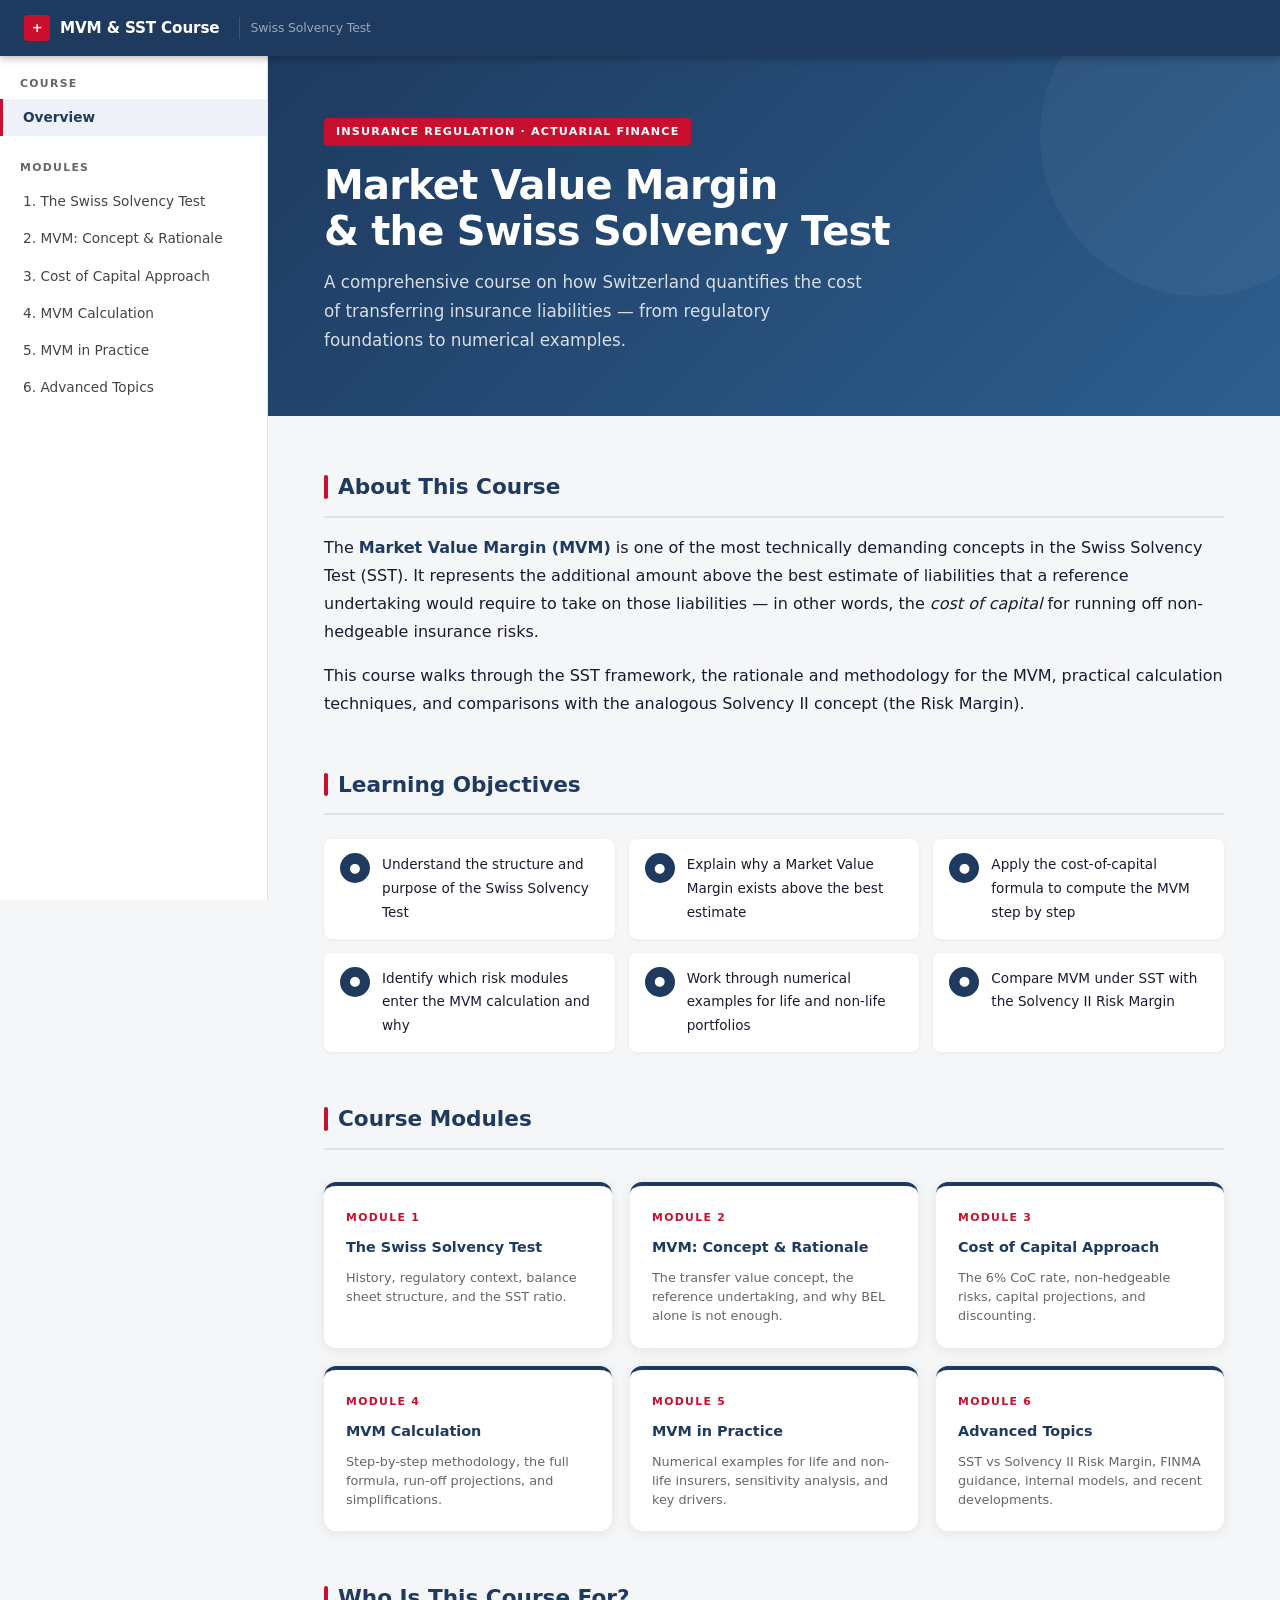
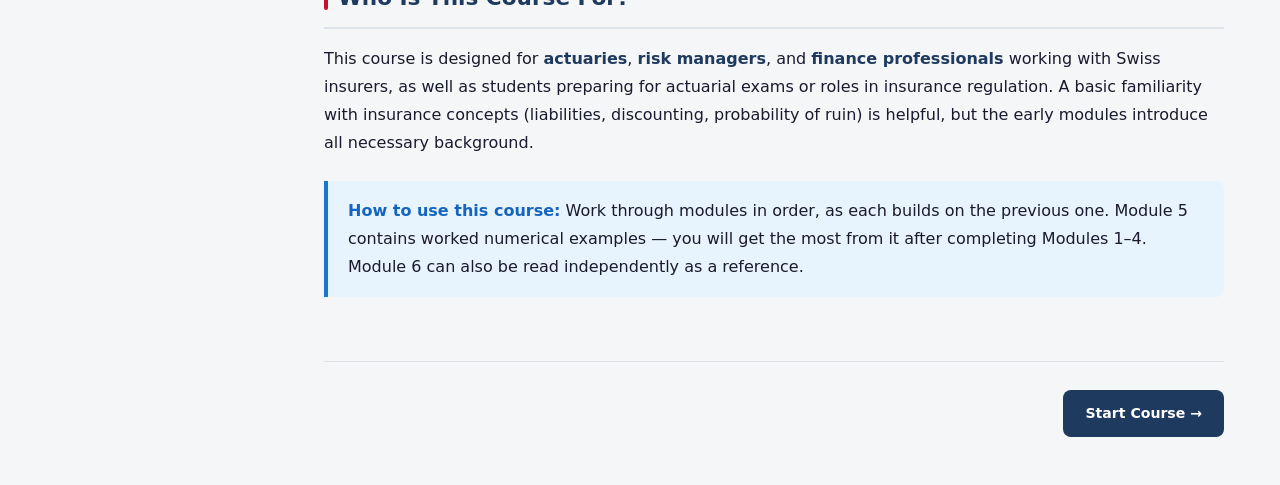
<file: index.html>
<!DOCTYPE html>
<html lang="en">
<head>
  <meta charset="UTF-8" />
  <meta name="viewport" content="width=device-width, initial-scale=1.0" />
  <title>Market Value Margin &amp; the Swiss Solvency Test</title>
  <link rel="stylesheet" href="styles.css" />
</head>
<body>

<header class="topnav">
  <a href="index.html" class="topnav-brand">
    <div class="topnav-flag">+</div>
    MVM &amp; SST Course
    <span class="topnav-subtitle">Swiss Solvency Test</span>
  </a>
</header>

<div class="layout">

  <nav class="sidebar">
    <div class="sidebar-section">
      <div class="sidebar-label">Course</div>
      <a href="index.html" class="active">Overview</a>
    </div>
    <div class="sidebar-section">
      <div class="sidebar-label">Modules</div>
      <a href="module-1.html">1. The Swiss Solvency Test</a>
      <a href="module-2.html">2. MVM: Concept &amp; Rationale</a>
      <a href="module-3.html">3. Cost of Capital Approach</a>
      <a href="module-4.html">4. MVM Calculation</a>
      <a href="module-5.html">5. MVM in Practice</a>
      <a href="module-6.html">6. Advanced Topics</a>
    </div>
  </nav>

  <main class="main">

    <div class="hero">
      <div class="hero-tag">Insurance Regulation &middot; Actuarial Finance</div>
      <h1>Market Value Margin<br>& the Swiss Solvency Test</h1>
      <p>
        A comprehensive course on how Switzerland quantifies the cost of
        transferring insurance liabilities &mdash; from regulatory foundations
        to numerical examples.
      </p>
    </div>

    <h2>About This Course</h2>
    <p>
      The <strong>Market Value Margin (MVM)</strong> is one of the most technically
      demanding concepts in the Swiss Solvency Test (SST). It represents the
      additional amount above the best estimate of liabilities that a reference
      undertaking would require to take on those liabilities &mdash; in other words,
      the <em>cost of capital</em> for running off non-hedgeable insurance risks.
    </p>
    <p>
      This course walks through the SST framework, the rationale and methodology
      for the MVM, practical calculation techniques, and comparisons with the
      analogous Solvency II concept (the Risk Margin).
    </p>

    <h2>Learning Objectives</h2>
    <div class="objectives">
      <div class="objective">
        <div class="objective-icon">&#9679;</div>
        <p>Understand the structure and purpose of the Swiss Solvency Test</p>
      </div>
      <div class="objective">
        <div class="objective-icon">&#9679;</div>
        <p>Explain why a Market Value Margin exists above the best estimate</p>
      </div>
      <div class="objective">
        <div class="objective-icon">&#9679;</div>
        <p>Apply the cost-of-capital formula to compute the MVM step by step</p>
      </div>
      <div class="objective">
        <div class="objective-icon">&#9679;</div>
        <p>Identify which risk modules enter the MVM calculation and why</p>
      </div>
      <div class="objective">
        <div class="objective-icon">&#9679;</div>
        <p>Work through numerical examples for life and non-life portfolios</p>
      </div>
      <div class="objective">
        <div class="objective-icon">&#9679;</div>
        <p>Compare MVM under SST with the Solvency II Risk Margin</p>
      </div>
    </div>

    <h2>Course Modules</h2>
    <div class="cards">
      <a href="module-1.html" class="card">
        <div class="card-num">Module 1</div>
        <h3>The Swiss Solvency Test</h3>
        <p>History, regulatory context, balance sheet structure, and the SST ratio.</p>
      </a>
      <a href="module-2.html" class="card">
        <div class="card-num">Module 2</div>
        <h3>MVM: Concept &amp; Rationale</h3>
        <p>The transfer value concept, the reference undertaking, and why BEL alone is not enough.</p>
      </a>
      <a href="module-3.html" class="card">
        <div class="card-num">Module 3</div>
        <h3>Cost of Capital Approach</h3>
        <p>The 6% CoC rate, non-hedgeable risks, capital projections, and discounting.</p>
      </a>
      <a href="module-4.html" class="card">
        <div class="card-num">Module 4</div>
        <h3>MVM Calculation</h3>
        <p>Step-by-step methodology, the full formula, run-off projections, and simplifications.</p>
      </a>
      <a href="module-5.html" class="card">
        <div class="card-num">Module 5</div>
        <h3>MVM in Practice</h3>
        <p>Numerical examples for life and non-life insurers, sensitivity analysis, and key drivers.</p>
      </a>
      <a href="module-6.html" class="card">
        <div class="card-num">Module 6</div>
        <h3>Advanced Topics</h3>
        <p>SST vs Solvency II Risk Margin, FINMA guidance, internal models, and recent developments.</p>
      </a>
    </div>

    <h2>Who Is This Course For?</h2>
    <p>
      This course is designed for <strong>actuaries</strong>, <strong>risk managers</strong>,
      and <strong>finance professionals</strong> working with Swiss insurers, as well as students
      preparing for actuarial exams or roles in insurance regulation. A basic familiarity
      with insurance concepts (liabilities, discounting, probability of ruin) is helpful,
      but the early modules introduce all necessary background.
    </p>

    <div class="info-box">
      <strong>How to use this course:</strong> Work through modules in order, as each builds
      on the previous one. Module 5 contains worked numerical examples &mdash; you will get
      the most from it after completing Modules 1&ndash;4. Module 6 can also be read
      independently as a reference.
    </div>

    <div class="nav-buttons">
      <a href="module-1.html" class="nav-btn next">Start Course &rarr;</a>
    </div>

  </main>
</div>

</body>
</html>
</file>
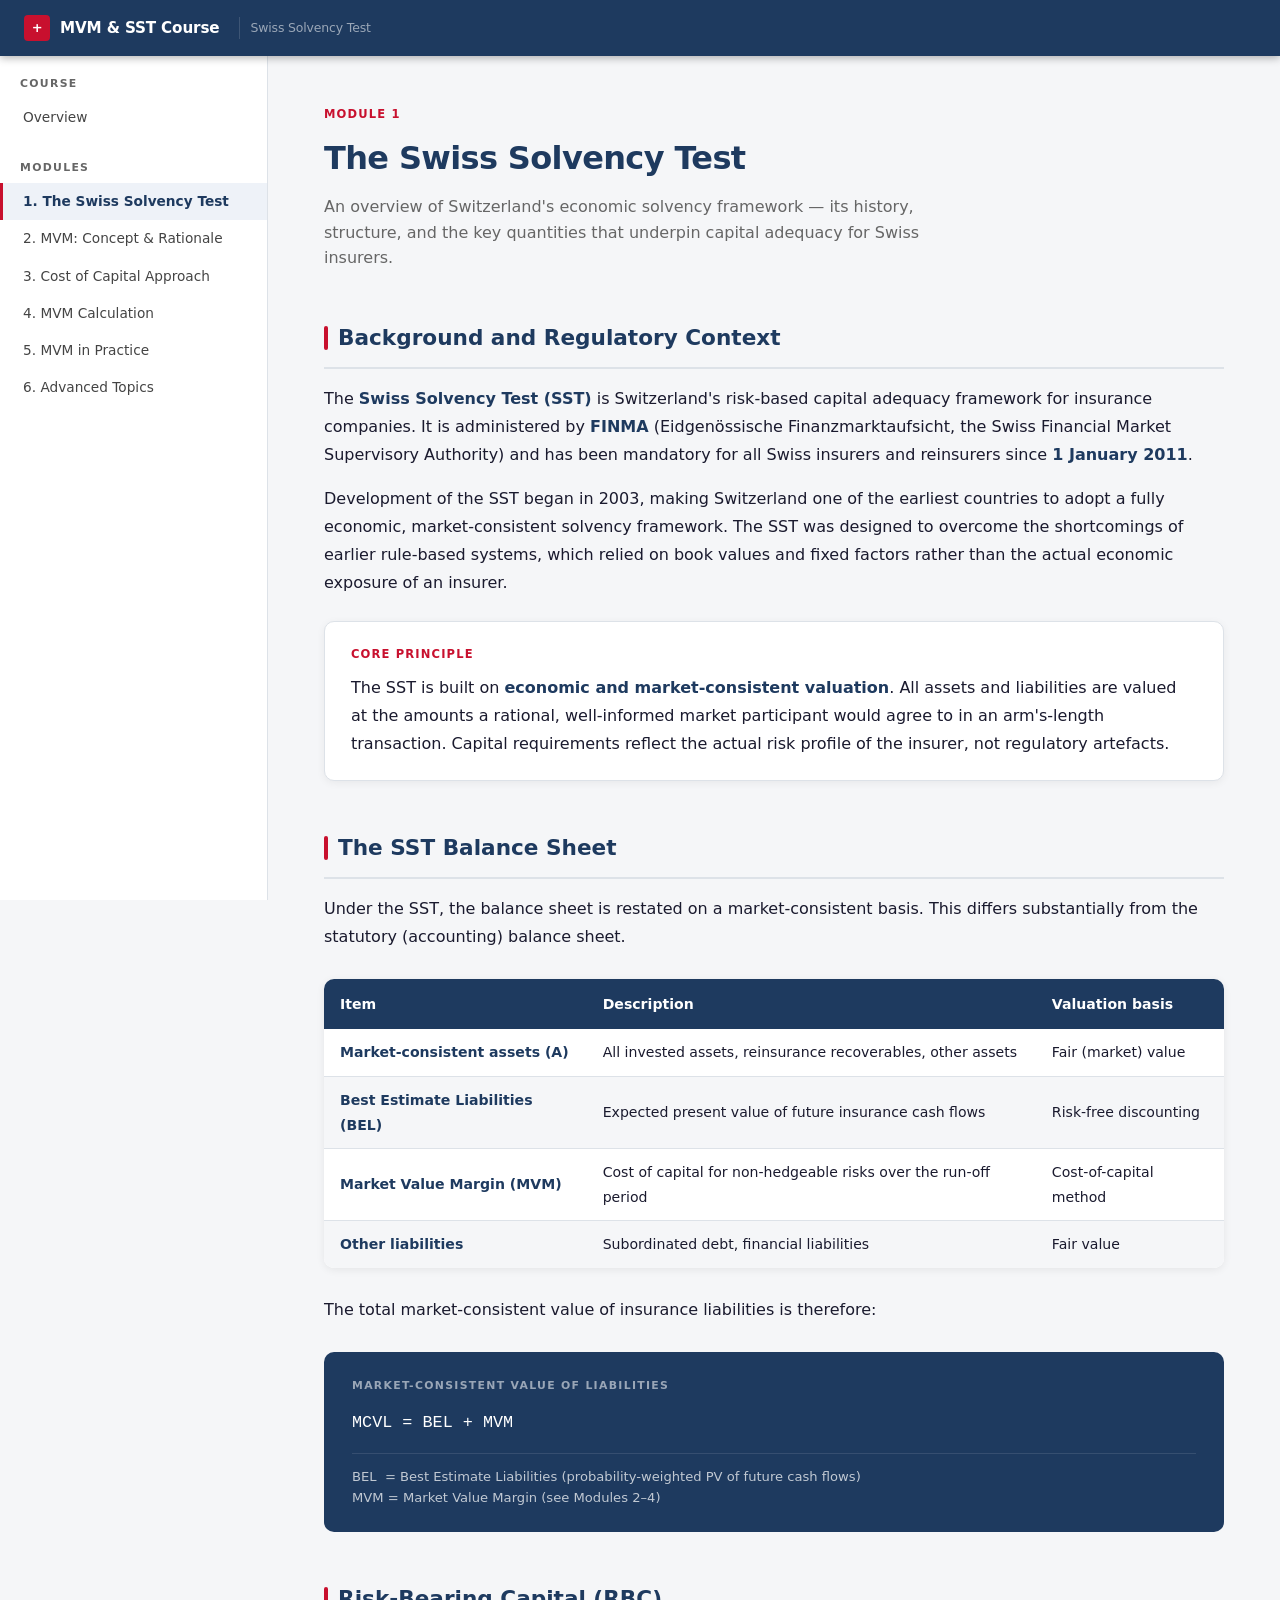
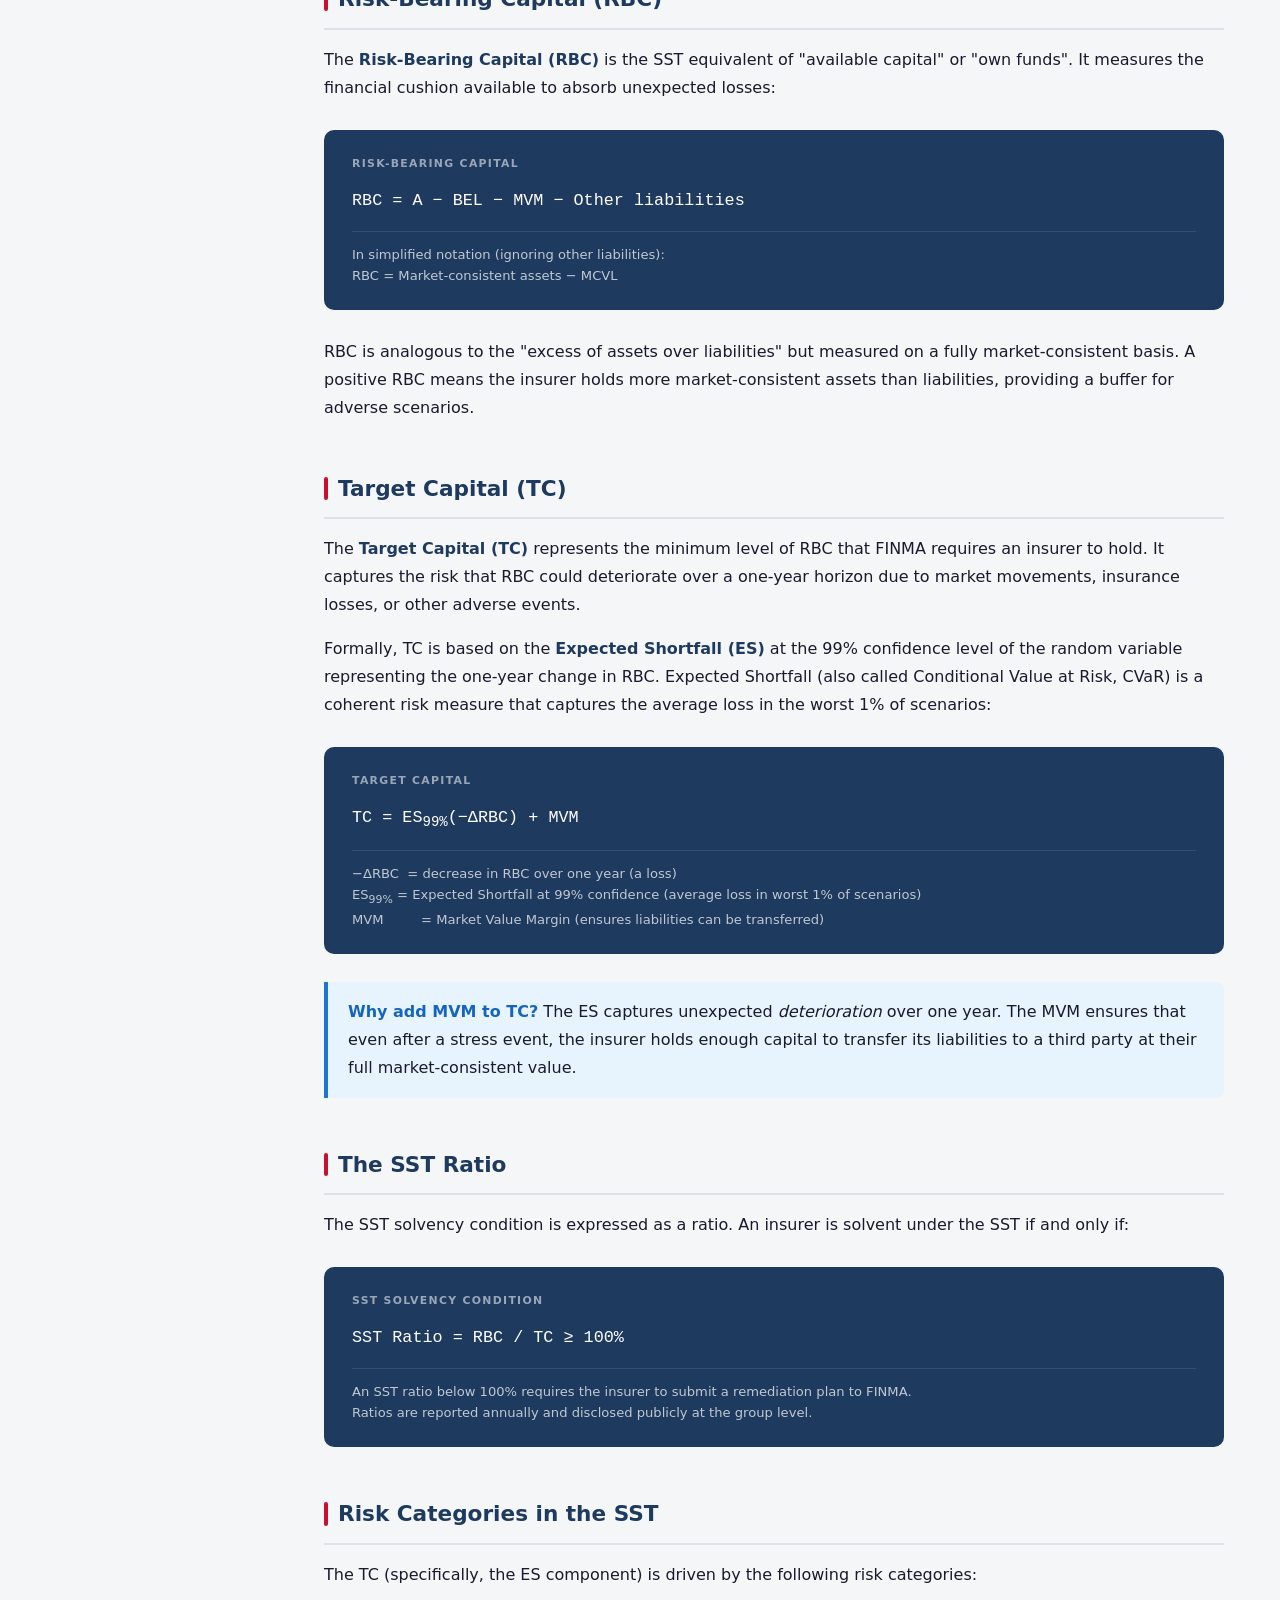
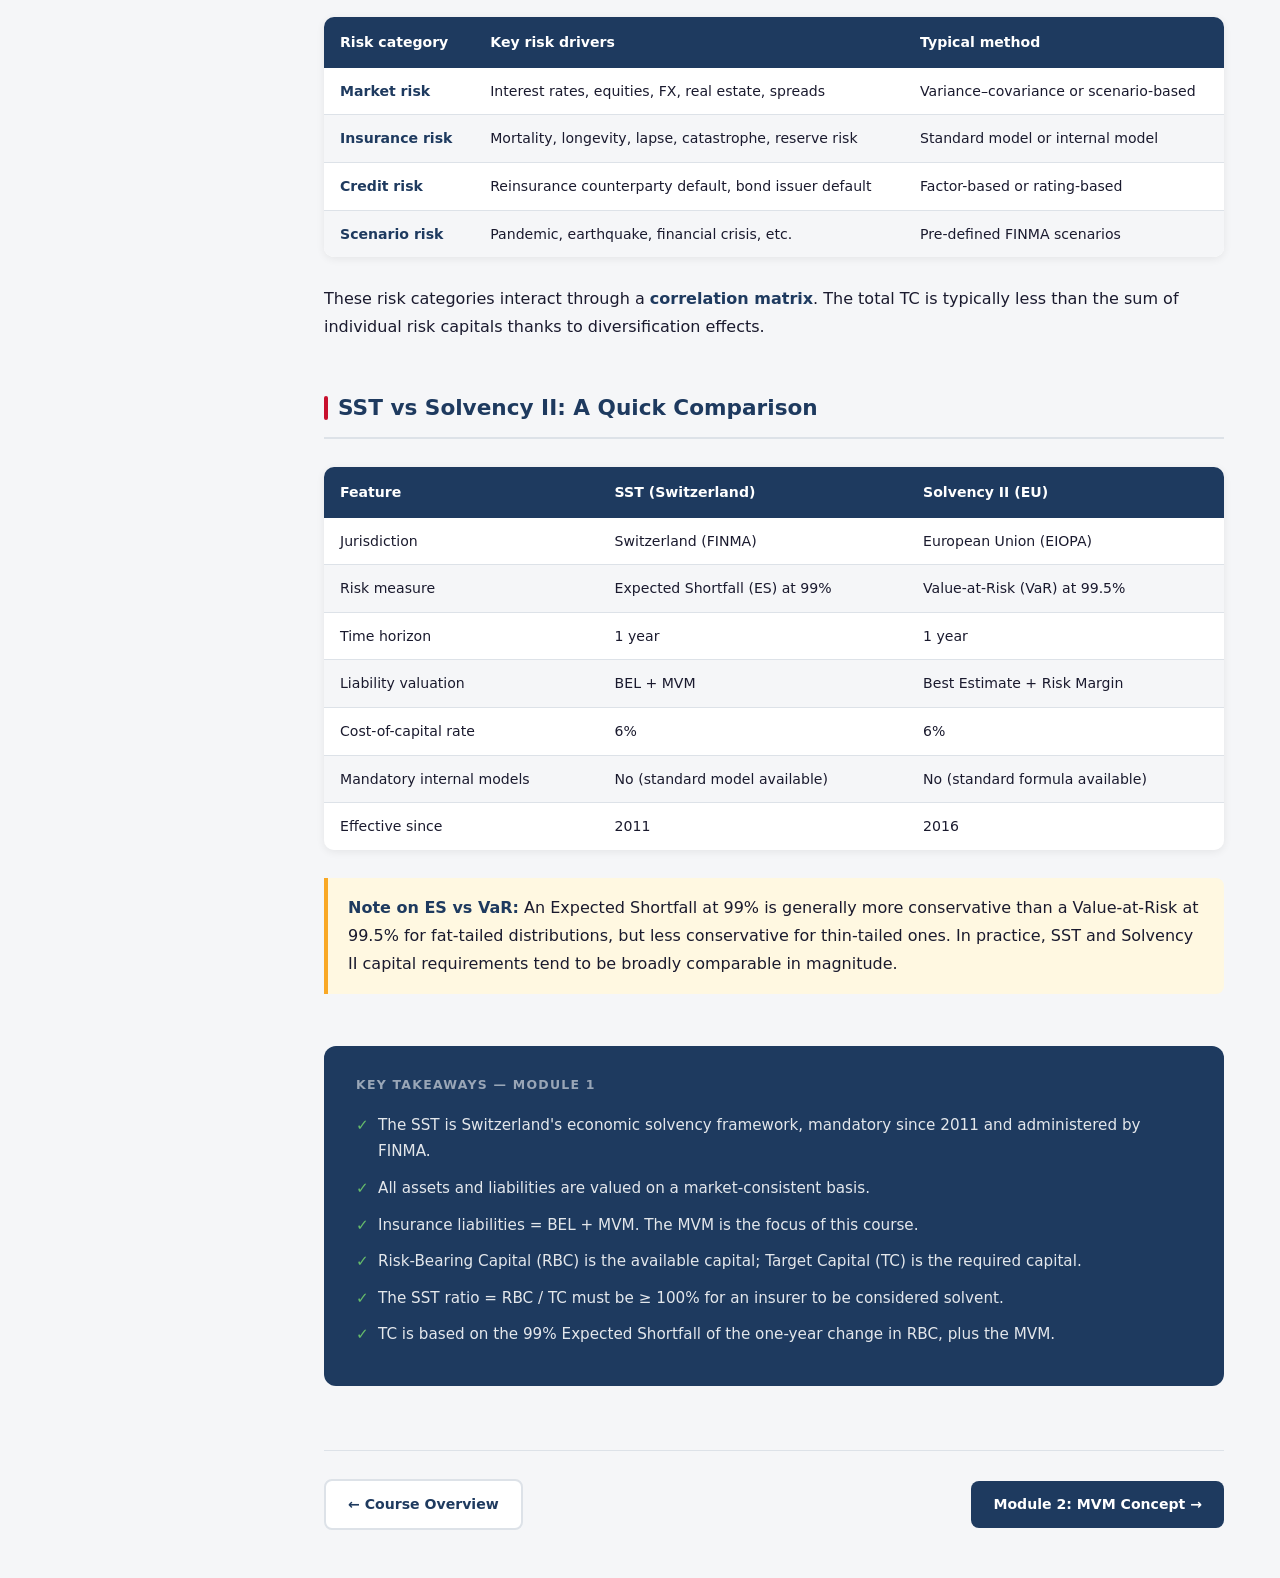
<file: module-1.html>
<!DOCTYPE html>
<html lang="en">
<head>
  <meta charset="UTF-8" />
  <meta name="viewport" content="width=device-width, initial-scale=1.0" />
  <title>Module 1 – The Swiss Solvency Test | MVM Course</title>
  <link rel="stylesheet" href="styles.css" />
</head>
<body>

<header class="topnav">
  <a href="index.html" class="topnav-brand">
    <div class="topnav-flag">+</div>
    MVM &amp; SST Course
    <span class="topnav-subtitle">Swiss Solvency Test</span>
  </a>
</header>

<div class="layout">

  <nav class="sidebar">
    <div class="sidebar-section">
      <div class="sidebar-label">Course</div>
      <a href="index.html">Overview</a>
    </div>
    <div class="sidebar-section">
      <div class="sidebar-label">Modules</div>
      <a href="module-1.html" class="active">1. The Swiss Solvency Test</a>
      <a href="module-2.html">2. MVM: Concept &amp; Rationale</a>
      <a href="module-3.html">3. Cost of Capital Approach</a>
      <a href="module-4.html">4. MVM Calculation</a>
      <a href="module-5.html">5. MVM in Practice</a>
      <a href="module-6.html">6. Advanced Topics</a>
    </div>
  </nav>

  <main class="main">

    <div class="module-label">Module 1</div>
    <h1>The Swiss Solvency Test</h1>
    <p class="page-subtitle">
      An overview of Switzerland's economic solvency framework &mdash; its history,
      structure, and the key quantities that underpin capital adequacy for Swiss insurers.
    </p>

    <h2>Background and Regulatory Context</h2>
    <p>
      The <strong>Swiss Solvency Test (SST)</strong> is Switzerland's risk-based capital
      adequacy framework for insurance companies. It is administered by
      <strong>FINMA</strong> (Eidgen&ouml;ssische Finanzmarktaufsicht, the Swiss Financial
      Market Supervisory Authority) and has been mandatory for all Swiss insurers and
      reinsurers since <strong>1 January 2011</strong>.
    </p>
    <p>
      Development of the SST began in 2003, making Switzerland one of the earliest countries
      to adopt a fully economic, market-consistent solvency framework. The SST was designed
      to overcome the shortcomings of earlier rule-based systems, which relied on book values
      and fixed factors rather than the actual economic exposure of an insurer.
    </p>

    <div class="concept-box">
      <div class="cbox-title">Core Principle</div>
      <p style="margin:0">
        The SST is built on <strong>economic and market-consistent valuation</strong>. All
        assets and liabilities are valued at the amounts a rational, well-informed market
        participant would agree to in an arm's-length transaction. Capital requirements
        reflect the actual risk profile of the insurer, not regulatory artefacts.
      </p>
    </div>

    <h2>The SST Balance Sheet</h2>
    <p>
      Under the SST, the balance sheet is restated on a market-consistent basis.
      This differs substantially from the statutory (accounting) balance sheet.
    </p>

    <div class="table-wrap">
      <table>
        <thead>
          <tr>
            <th>Item</th>
            <th>Description</th>
            <th>Valuation basis</th>
          </tr>
        </thead>
        <tbody>
          <tr>
            <td><strong>Market-consistent assets (A)</strong></td>
            <td>All invested assets, reinsurance recoverables, other assets</td>
            <td>Fair (market) value</td>
          </tr>
          <tr>
            <td><strong>Best Estimate Liabilities (BEL)</strong></td>
            <td>Expected present value of future insurance cash flows</td>
            <td>Risk-free discounting</td>
          </tr>
          <tr>
            <td><strong>Market Value Margin (MVM)</strong></td>
            <td>Cost of capital for non-hedgeable risks over the run-off period</td>
            <td>Cost-of-capital method</td>
          </tr>
          <tr>
            <td><strong>Other liabilities</strong></td>
            <td>Subordinated debt, financial liabilities</td>
            <td>Fair value</td>
          </tr>
        </tbody>
      </table>
    </div>

    <p>
      The total market-consistent value of insurance liabilities is therefore:
    </p>

    <div class="formula-box">
      <div class="box-label">Market-Consistent Value of Liabilities</div>
      <div class="f-main">MCVL = BEL + MVM</div>
      <div class="f-note">
        BEL &nbsp;= Best Estimate Liabilities (probability-weighted PV of future cash flows)<br>
        MVM = Market Value Margin (see Modules 2&ndash;4)
      </div>
    </div>

    <h2>Risk-Bearing Capital (RBC)</h2>
    <p>
      The <strong>Risk-Bearing Capital (RBC)</strong> is the SST equivalent of "available
      capital" or "own funds". It measures the financial cushion available to absorb
      unexpected losses:
    </p>

    <div class="formula-box">
      <div class="box-label">Risk-Bearing Capital</div>
      <div class="f-main">RBC = A &minus; BEL &minus; MVM &minus; Other liabilities</div>
      <div class="f-note">
        In simplified notation (ignoring other liabilities):<br>
        RBC = Market-consistent assets &minus; MCVL
      </div>
    </div>

    <p>
      RBC is analogous to the "excess of assets over liabilities" but measured on a
      fully market-consistent basis. A positive RBC means the insurer holds more
      market-consistent assets than liabilities, providing a buffer for adverse scenarios.
    </p>

    <h2>Target Capital (TC)</h2>
    <p>
      The <strong>Target Capital (TC)</strong> represents the minimum level of RBC
      that FINMA requires an insurer to hold. It captures the risk that RBC could
      deteriorate over a one-year horizon due to market movements, insurance losses,
      or other adverse events.
    </p>
    <p>
      Formally, TC is based on the <strong>Expected Shortfall (ES)</strong> at the
      99% confidence level of the random variable representing the one-year change in
      RBC. Expected Shortfall (also called Conditional Value at Risk, CVaR) is a
      coherent risk measure that captures the average loss in the worst 1% of scenarios:
    </p>

    <div class="formula-box">
      <div class="box-label">Target Capital</div>
      <div class="f-main">TC = ES<sub>99%</sub>(&minus;&Delta;RBC) + MVM</div>
      <div class="f-note">
        &minus;&Delta;RBC &nbsp;= decrease in RBC over one year (a loss)<br>
        ES<sub>99%</sub> = Expected Shortfall at 99% confidence (average loss in worst 1% of scenarios)<br>
        MVM &nbsp;&nbsp;&nbsp;&nbsp;&nbsp;&nbsp;&nbsp;&nbsp;= Market Value Margin (ensures liabilities can be transferred)
      </div>
    </div>

    <div class="info-box">
      <strong>Why add MVM to TC?</strong> The ES captures unexpected <em>deterioration</em>
      over one year. The MVM ensures that even after a stress event, the insurer holds
      enough capital to transfer its liabilities to a third party at their full
      market-consistent value.
    </div>

    <h2>The SST Ratio</h2>
    <p>
      The SST solvency condition is expressed as a ratio. An insurer is solvent under
      the SST if and only if:
    </p>

    <div class="formula-box">
      <div class="box-label">SST Solvency Condition</div>
      <div class="f-main">SST Ratio = RBC / TC &ge; 100%</div>
      <div class="f-note">
        An SST ratio below 100% requires the insurer to submit a remediation plan to FINMA.<br>
        Ratios are reported annually and disclosed publicly at the group level.
      </div>
    </div>

    <h2>Risk Categories in the SST</h2>
    <p>
      The TC (specifically, the ES component) is driven by the following risk categories:
    </p>

    <div class="table-wrap">
      <table>
        <thead>
          <tr>
            <th>Risk category</th>
            <th>Key risk drivers</th>
            <th>Typical method</th>
          </tr>
        </thead>
        <tbody>
          <tr>
            <td><strong>Market risk</strong></td>
            <td>Interest rates, equities, FX, real estate, spreads</td>
            <td>Variance&ndash;covariance or scenario-based</td>
          </tr>
          <tr>
            <td><strong>Insurance risk</strong></td>
            <td>Mortality, longevity, lapse, catastrophe, reserve risk</td>
            <td>Standard model or internal model</td>
          </tr>
          <tr>
            <td><strong>Credit risk</strong></td>
            <td>Reinsurance counterparty default, bond issuer default</td>
            <td>Factor-based or rating-based</td>
          </tr>
          <tr>
            <td><strong>Scenario risk</strong></td>
            <td>Pandemic, earthquake, financial crisis, etc.</td>
            <td>Pre-defined FINMA scenarios</td>
          </tr>
        </tbody>
      </table>
    </div>

    <p>
      These risk categories interact through a <strong>correlation matrix</strong>.
      The total TC is typically less than the sum of individual risk capitals thanks
      to diversification effects.
    </p>

    <h2>SST vs Solvency II: A Quick Comparison</h2>

    <div class="table-wrap">
      <table>
        <thead>
          <tr>
            <th>Feature</th>
            <th>SST (Switzerland)</th>
            <th>Solvency II (EU)</th>
          </tr>
        </thead>
        <tbody>
          <tr>
            <td>Jurisdiction</td>
            <td>Switzerland (FINMA)</td>
            <td>European Union (EIOPA)</td>
          </tr>
          <tr>
            <td>Risk measure</td>
            <td>Expected Shortfall (ES) at 99%</td>
            <td>Value-at-Risk (VaR) at 99.5%</td>
          </tr>
          <tr>
            <td>Time horizon</td>
            <td>1 year</td>
            <td>1 year</td>
          </tr>
          <tr>
            <td>Liability valuation</td>
            <td>BEL + MVM</td>
            <td>Best Estimate + Risk Margin</td>
          </tr>
          <tr>
            <td>Cost-of-capital rate</td>
            <td>6%</td>
            <td>6%</td>
          </tr>
          <tr>
            <td>Mandatory internal models</td>
            <td>No (standard model available)</td>
            <td>No (standard formula available)</td>
          </tr>
          <tr>
            <td>Effective since</td>
            <td>2011</td>
            <td>2016</td>
          </tr>
        </tbody>
      </table>
    </div>

    <div class="warning-box">
      <strong>Note on ES vs VaR:</strong> An Expected Shortfall at 99% is generally
      more conservative than a Value-at-Risk at 99.5% for fat-tailed distributions,
      but less conservative for thin-tailed ones. In practice, SST and Solvency II
      capital requirements tend to be broadly comparable in magnitude.
    </div>

    <div class="takeaways">
      <div class="t-title">Key Takeaways &mdash; Module 1</div>
      <ul>
        <li>The SST is Switzerland's economic solvency framework, mandatory since 2011 and administered by FINMA.</li>
        <li>All assets and liabilities are valued on a market-consistent basis.</li>
        <li>Insurance liabilities = BEL + MVM. The MVM is the focus of this course.</li>
        <li>Risk-Bearing Capital (RBC) is the available capital; Target Capital (TC) is the required capital.</li>
        <li>The SST ratio = RBC / TC must be &ge; 100% for an insurer to be considered solvent.</li>
        <li>TC is based on the 99% Expected Shortfall of the one-year change in RBC, plus the MVM.</li>
      </ul>
    </div>

    <div class="nav-buttons">
      <a href="index.html" class="nav-btn prev">&larr; Course Overview</a>
      <a href="module-2.html" class="nav-btn next">Module 2: MVM Concept &rarr;</a>
    </div>

  </main>
</div>

</body>
</html>
</file>
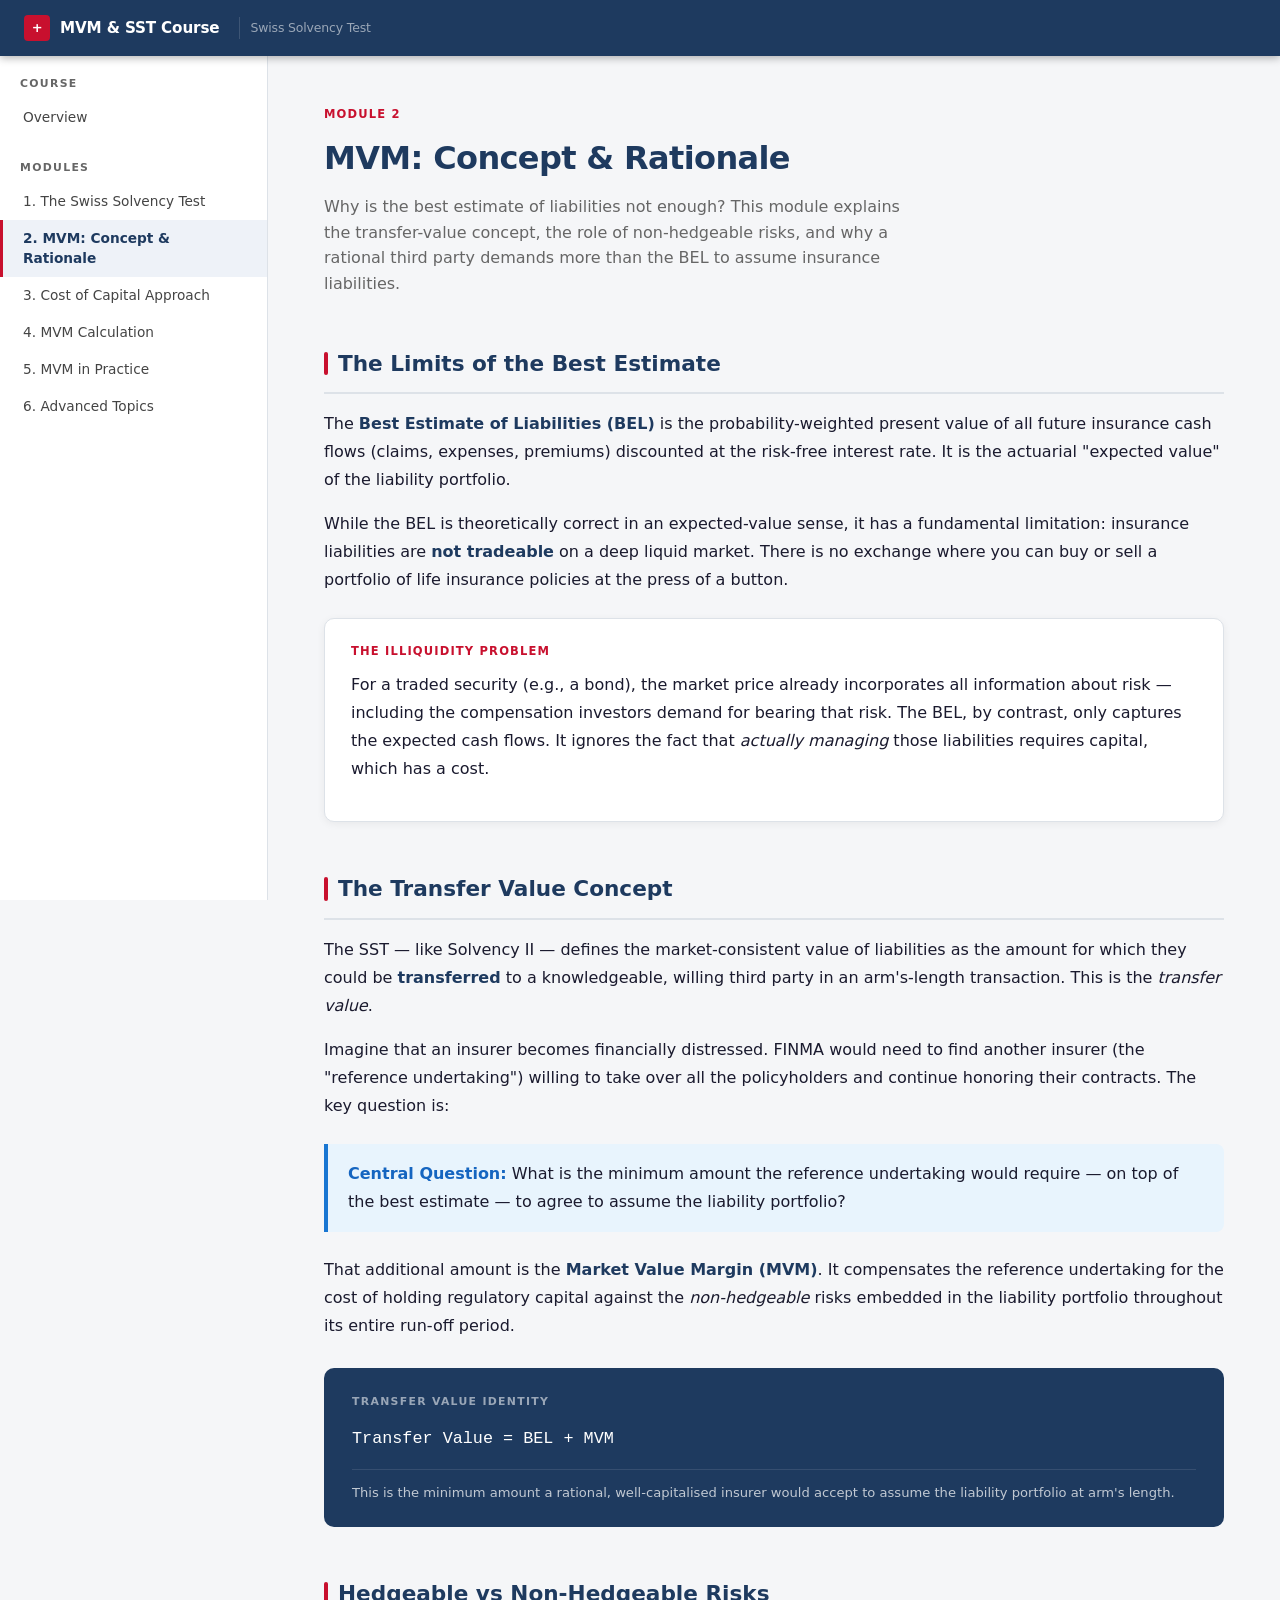
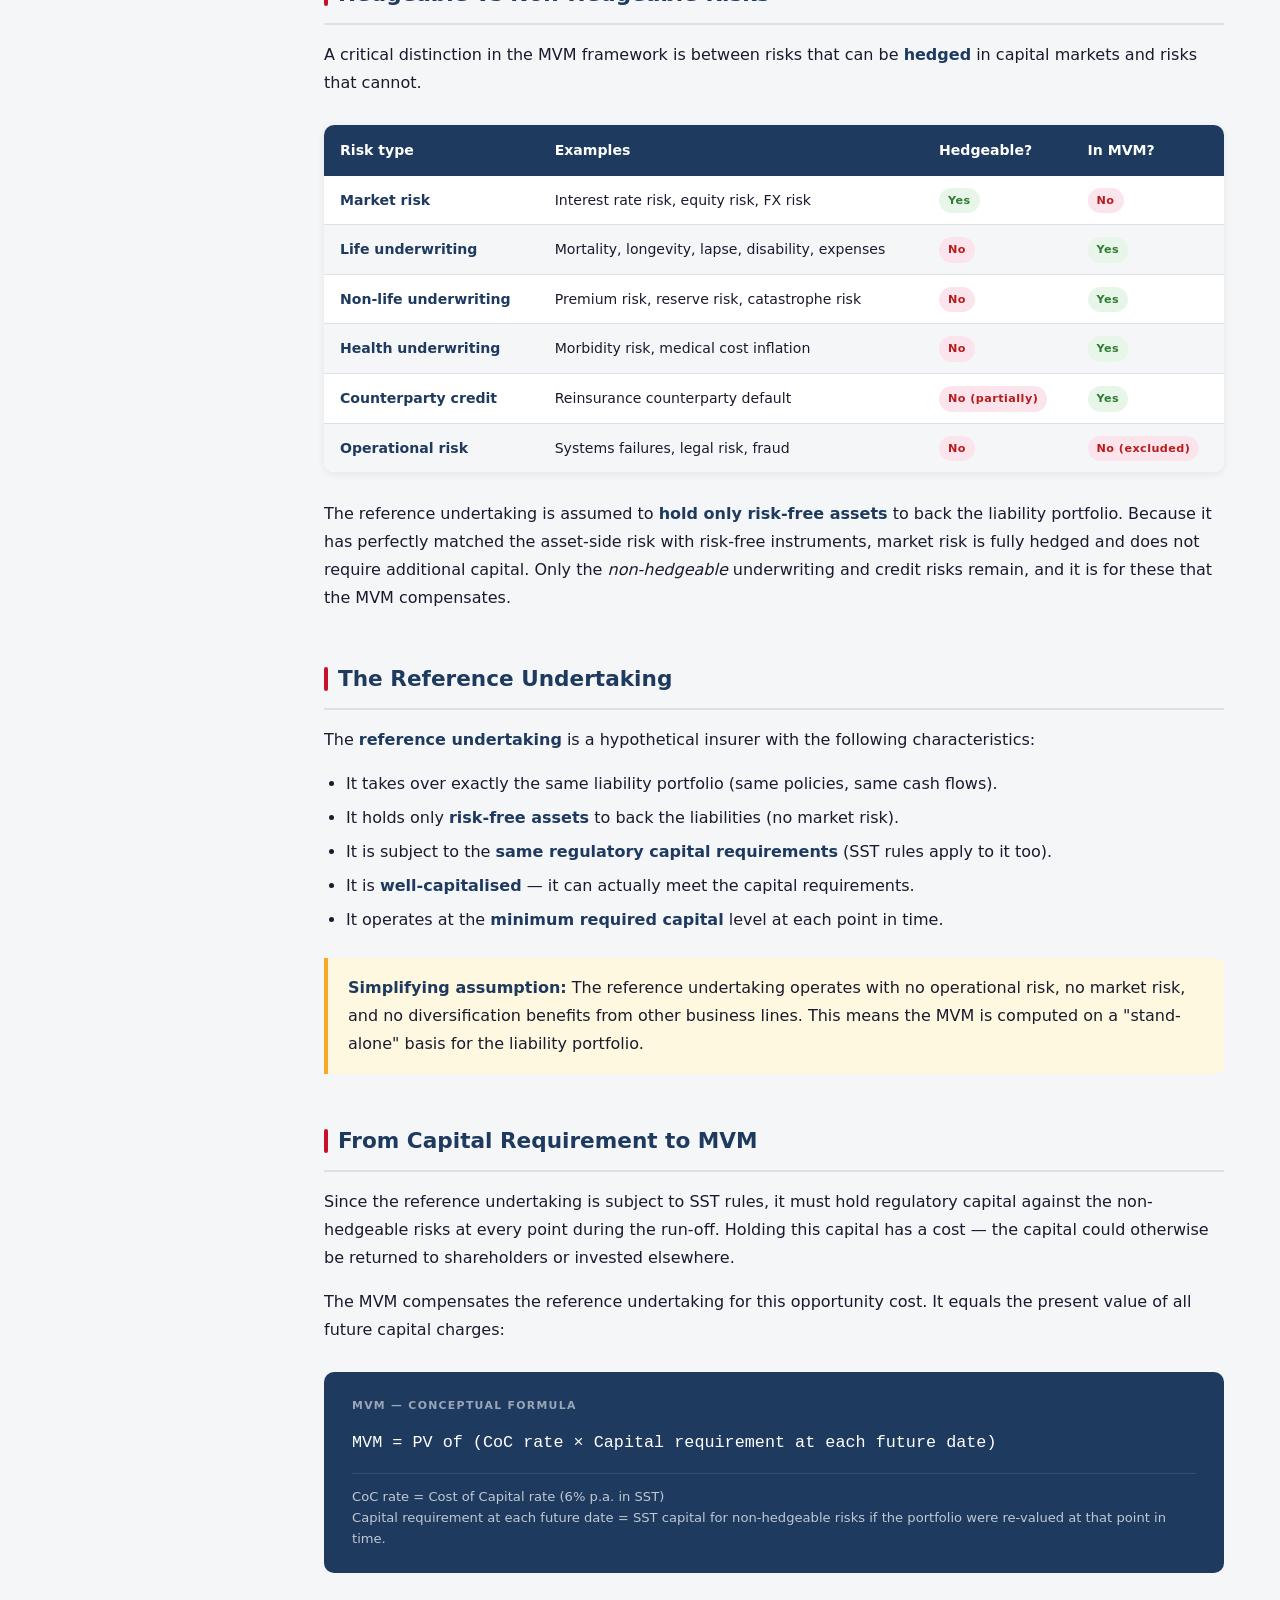
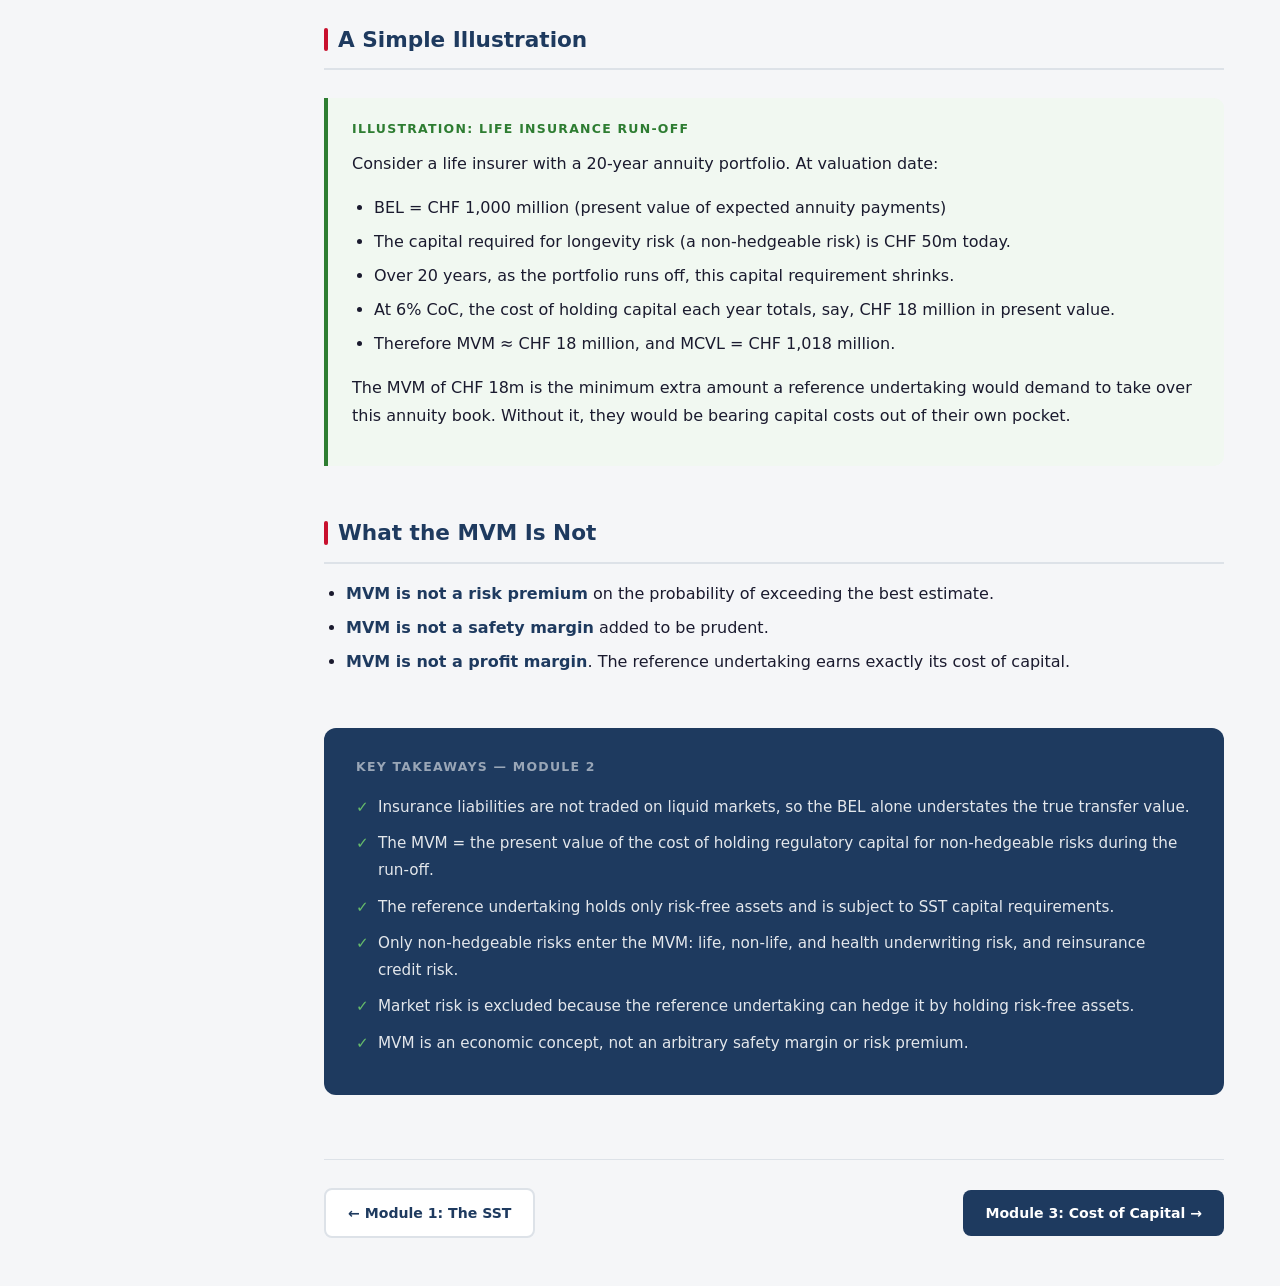
<file: module-2.html>
<!DOCTYPE html>
<html lang="en">
<head>
  <meta charset="UTF-8" />
  <meta name="viewport" content="width=device-width, initial-scale=1.0" />
  <title>Module 2 – MVM: Concept &amp; Rationale | MVM Course</title>
  <link rel="stylesheet" href="styles.css" />
</head>
<body>

<header class="topnav">
  <a href="index.html" class="topnav-brand">
    <div class="topnav-flag">+</div>
    MVM &amp; SST Course
    <span class="topnav-subtitle">Swiss Solvency Test</span>
  </a>
</header>

<div class="layout">

  <nav class="sidebar">
    <div class="sidebar-section">
      <div class="sidebar-label">Course</div>
      <a href="index.html">Overview</a>
    </div>
    <div class="sidebar-section">
      <div class="sidebar-label">Modules</div>
      <a href="module-1.html">1. The Swiss Solvency Test</a>
      <a href="module-2.html" class="active">2. MVM: Concept &amp; Rationale</a>
      <a href="module-3.html">3. Cost of Capital Approach</a>
      <a href="module-4.html">4. MVM Calculation</a>
      <a href="module-5.html">5. MVM in Practice</a>
      <a href="module-6.html">6. Advanced Topics</a>
    </div>
  </nav>

  <main class="main">

    <div class="module-label">Module 2</div>
    <h1>MVM: Concept &amp; Rationale</h1>
    <p class="page-subtitle">
      Why is the best estimate of liabilities not enough? This module explains the
      transfer-value concept, the role of non-hedgeable risks, and why a rational
      third party demands more than the BEL to assume insurance liabilities.
    </p>

    <h2>The Limits of the Best Estimate</h2>
    <p>
      The <strong>Best Estimate of Liabilities (BEL)</strong> is the probability-weighted
      present value of all future insurance cash flows (claims, expenses, premiums)
      discounted at the risk-free interest rate. It is the actuarial "expected value" of
      the liability portfolio.
    </p>
    <p>
      While the BEL is theoretically correct in an expected-value sense, it has a
      fundamental limitation: insurance liabilities are <strong>not tradeable</strong> on
      a deep liquid market. There is no exchange where you can buy or sell a portfolio
      of life insurance policies at the press of a button.
    </p>

    <div class="concept-box">
      <div class="cbox-title">The Illiquidity Problem</div>
      <p>
        For a traded security (e.g., a bond), the market price already incorporates all
        information about risk &mdash; including the compensation investors demand for
        bearing that risk. The BEL, by contrast, only captures the expected cash flows.
        It ignores the fact that <em>actually managing</em> those liabilities requires
        capital, which has a cost.
      </p>
    </div>

    <h2>The Transfer Value Concept</h2>
    <p>
      The SST &mdash; like Solvency II &mdash; defines the market-consistent value of
      liabilities as the amount for which they could be <strong>transferred</strong> to a
      knowledgeable, willing third party in an arm's-length transaction. This is the
      <em>transfer value</em>.
    </p>
    <p>
      Imagine that an insurer becomes financially distressed. FINMA would need to find
      another insurer (the "reference undertaking") willing to take over all the
      policyholders and continue honoring their contracts. The key question is:
    </p>

    <div class="info-box">
      <strong>Central Question:</strong> What is the minimum amount the reference
      undertaking would require &mdash; on top of the best estimate &mdash; to agree
      to assume the liability portfolio?
    </div>

    <p>
      That additional amount is the <strong>Market Value Margin (MVM)</strong>. It
      compensates the reference undertaking for the cost of holding regulatory capital
      against the <em>non-hedgeable</em> risks embedded in the liability portfolio
      throughout its entire run-off period.
    </p>

    <div class="formula-box">
      <div class="box-label">Transfer Value Identity</div>
      <div class="f-main">Transfer Value = BEL + MVM</div>
      <div class="f-note">
        This is the minimum amount a rational, well-capitalised insurer would accept
        to assume the liability portfolio at arm's length.
      </div>
    </div>

    <h2>Hedgeable vs Non-Hedgeable Risks</h2>
    <p>
      A critical distinction in the MVM framework is between risks that can be
      <strong>hedged</strong> in capital markets and risks that cannot.
    </p>

    <div class="table-wrap">
      <table>
        <thead>
          <tr>
            <th>Risk type</th>
            <th>Examples</th>
            <th>Hedgeable?</th>
            <th>In MVM?</th>
          </tr>
        </thead>
        <tbody>
          <tr>
            <td><strong>Market risk</strong></td>
            <td>Interest rate risk, equity risk, FX risk</td>
            <td><span class="badge badge-green">Yes</span></td>
            <td><span class="badge badge-red">No</span></td>
          </tr>
          <tr>
            <td><strong>Life underwriting</strong></td>
            <td>Mortality, longevity, lapse, disability, expenses</td>
            <td><span class="badge badge-red">No</span></td>
            <td><span class="badge badge-green">Yes</span></td>
          </tr>
          <tr>
            <td><strong>Non-life underwriting</strong></td>
            <td>Premium risk, reserve risk, catastrophe risk</td>
            <td><span class="badge badge-red">No</span></td>
            <td><span class="badge badge-green">Yes</span></td>
          </tr>
          <tr>
            <td><strong>Health underwriting</strong></td>
            <td>Morbidity risk, medical cost inflation</td>
            <td><span class="badge badge-red">No</span></td>
            <td><span class="badge badge-green">Yes</span></td>
          </tr>
          <tr>
            <td><strong>Counterparty credit</strong></td>
            <td>Reinsurance counterparty default</td>
            <td><span class="badge badge-red">No (partially)</span></td>
            <td><span class="badge badge-green">Yes</span></td>
          </tr>
          <tr>
            <td><strong>Operational risk</strong></td>
            <td>Systems failures, legal risk, fraud</td>
            <td><span class="badge badge-red">No</span></td>
            <td><span class="badge badge-red">No (excluded)</span></td>
          </tr>
        </tbody>
      </table>
    </div>

    <p>
      The reference undertaking is assumed to <strong>hold only risk-free assets</strong>
      to back the liability portfolio. Because it has perfectly matched the asset-side
      risk with risk-free instruments, market risk is fully hedged and does not require
      additional capital. Only the <em>non-hedgeable</em> underwriting and credit risks
      remain, and it is for these that the MVM compensates.
    </p>

    <h2>The Reference Undertaking</h2>
    <p>
      The <strong>reference undertaking</strong> is a hypothetical insurer with the
      following characteristics:
    </p>
    <ul>
      <li>It takes over exactly the same liability portfolio (same policies, same cash flows).</li>
      <li>It holds only <strong>risk-free assets</strong> to back the liabilities (no market risk).</li>
      <li>It is subject to the <strong>same regulatory capital requirements</strong> (SST rules apply to it too).</li>
      <li>It is <strong>well-capitalised</strong> &mdash; it can actually meet the capital requirements.</li>
      <li>It operates at the <strong>minimum required capital</strong> level at each point in time.</li>
    </ul>

    <div class="warning-box">
      <strong>Simplifying assumption:</strong> The reference undertaking operates with
      no operational risk, no market risk, and no diversification benefits from other
      business lines. This means the MVM is computed on a "stand-alone" basis for
      the liability portfolio.
    </div>

    <h2>From Capital Requirement to MVM</h2>
    <p>
      Since the reference undertaking is subject to SST rules, it must hold regulatory
      capital against the non-hedgeable risks at every point during the run-off. Holding
      this capital has a cost &mdash; the capital could otherwise be returned to
      shareholders or invested elsewhere.
    </p>
    <p>
      The MVM compensates the reference undertaking for this opportunity cost. It equals
      the present value of all future capital charges:
    </p>

    <div class="formula-box">
      <div class="box-label">MVM — Conceptual Formula</div>
      <div class="f-main">
        MVM = PV of (CoC rate &times; Capital requirement at each future date)
      </div>
      <div class="f-note">
        CoC rate = Cost of Capital rate (6% p.a. in SST)<br>
        Capital requirement at each future date = SST capital for non-hedgeable risks if the
        portfolio were re-valued at that point in time.
      </div>
    </div>

    <h2>A Simple Illustration</h2>

    <div class="example-box">
      <div class="ex-title">Illustration: Life Insurance Run-off</div>
      <p>
        Consider a life insurer with a 20-year annuity portfolio. At valuation date:
      </p>
      <ul>
        <li>BEL = CHF 1,000 million (present value of expected annuity payments)</li>
        <li>The capital required for longevity risk (a non-hedgeable risk) is CHF 50m today.</li>
        <li>Over 20 years, as the portfolio runs off, this capital requirement shrinks.</li>
        <li>At 6% CoC, the cost of holding capital each year totals, say, CHF 18 million in present value.</li>
        <li>Therefore MVM &asymp; CHF 18 million, and MCVL = CHF 1,018 million.</li>
      </ul>
      <p>
        The MVM of CHF 18m is the minimum extra amount a reference undertaking would demand
        to take over this annuity book. Without it, they would be bearing capital costs
        out of their own pocket.
      </p>
    </div>

    <h2>What the MVM Is Not</h2>
    <ul>
      <li><strong>MVM is not a risk premium</strong> on the probability of exceeding the best estimate.</li>
      <li><strong>MVM is not a safety margin</strong> added to be prudent.</li>
      <li><strong>MVM is not a profit margin</strong>. The reference undertaking earns exactly its cost of capital.</li>
    </ul>

    <div class="takeaways">
      <div class="t-title">Key Takeaways &mdash; Module 2</div>
      <ul>
        <li>Insurance liabilities are not traded on liquid markets, so the BEL alone understates the true transfer value.</li>
        <li>The MVM = the present value of the cost of holding regulatory capital for non-hedgeable risks during the run-off.</li>
        <li>The reference undertaking holds only risk-free assets and is subject to SST capital requirements.</li>
        <li>Only non-hedgeable risks enter the MVM: life, non-life, and health underwriting risk, and reinsurance credit risk.</li>
        <li>Market risk is excluded because the reference undertaking can hedge it by holding risk-free assets.</li>
        <li>MVM is an economic concept, not an arbitrary safety margin or risk premium.</li>
      </ul>
    </div>

    <div class="nav-buttons">
      <a href="module-1.html" class="nav-btn prev">&larr; Module 1: The SST</a>
      <a href="module-3.html" class="nav-btn next">Module 3: Cost of Capital &rarr;</a>
    </div>

  </main>
</div>

</body>
</html>
</file>
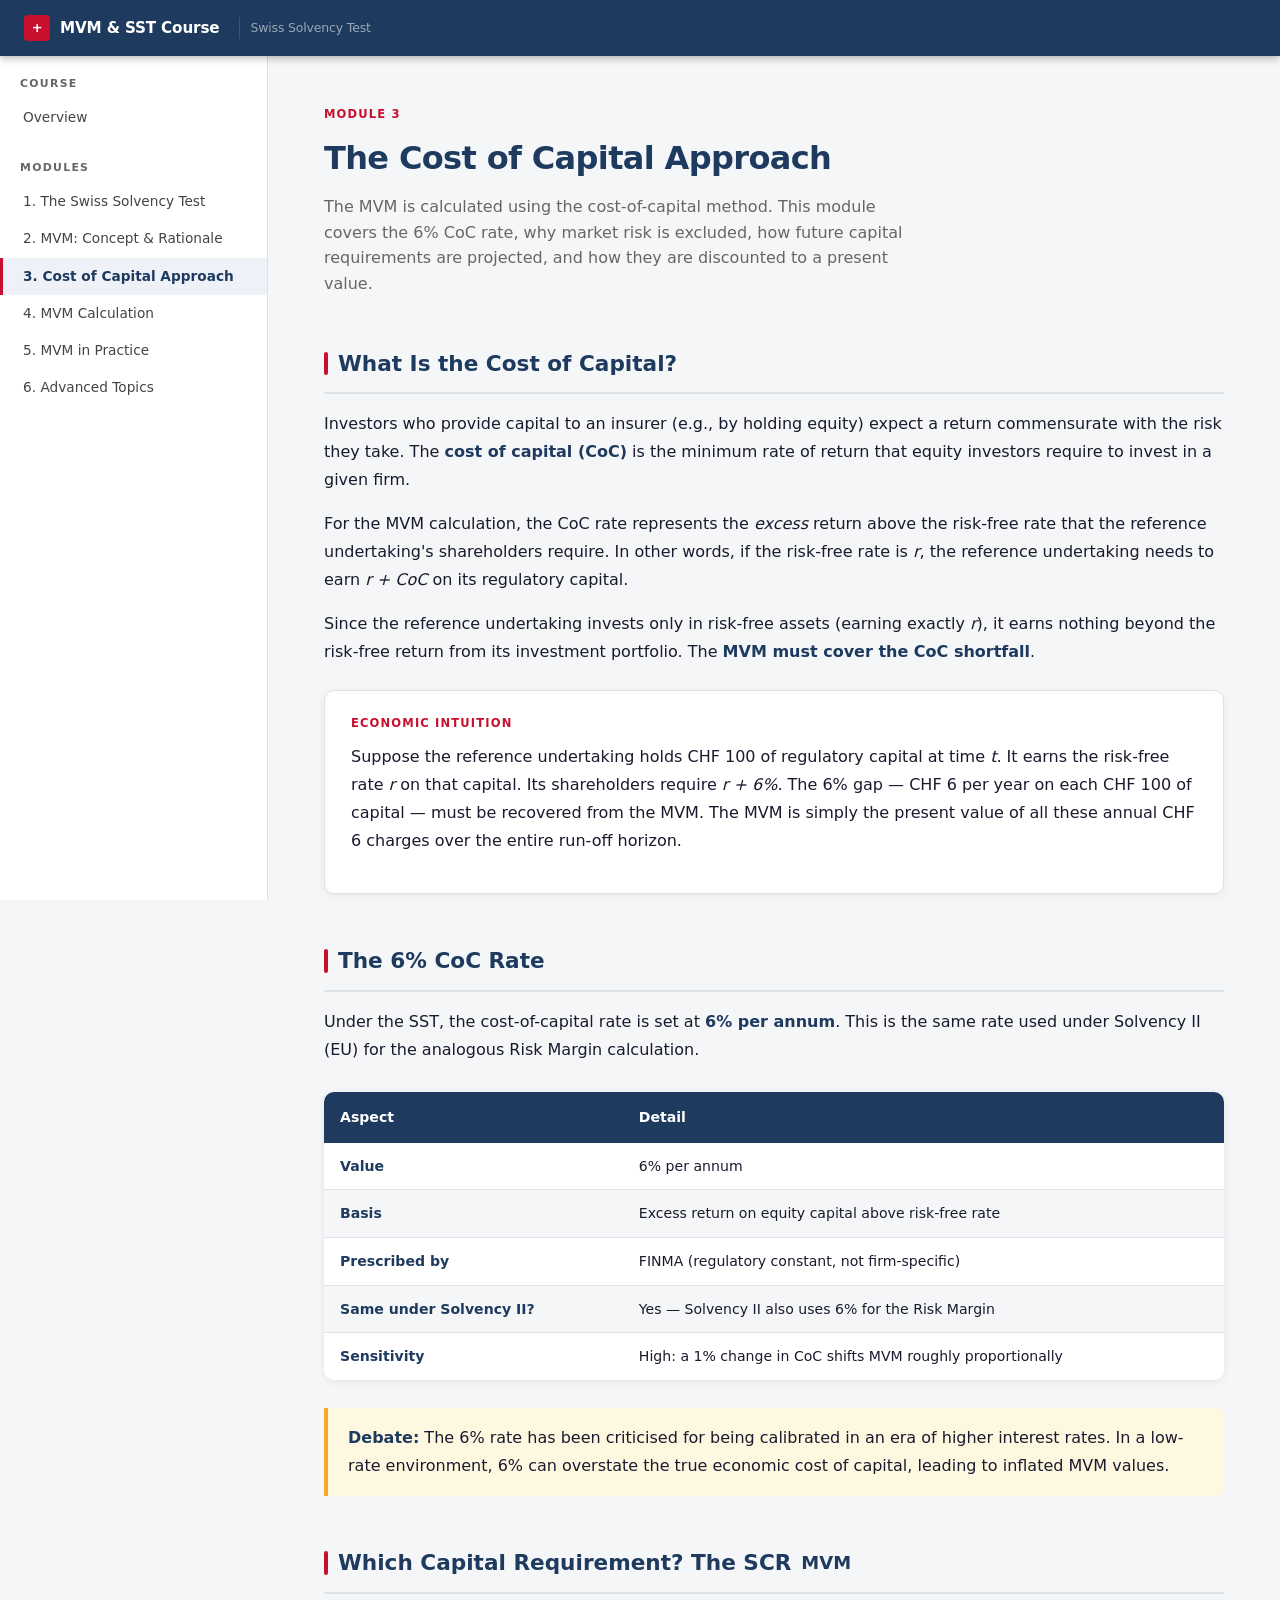
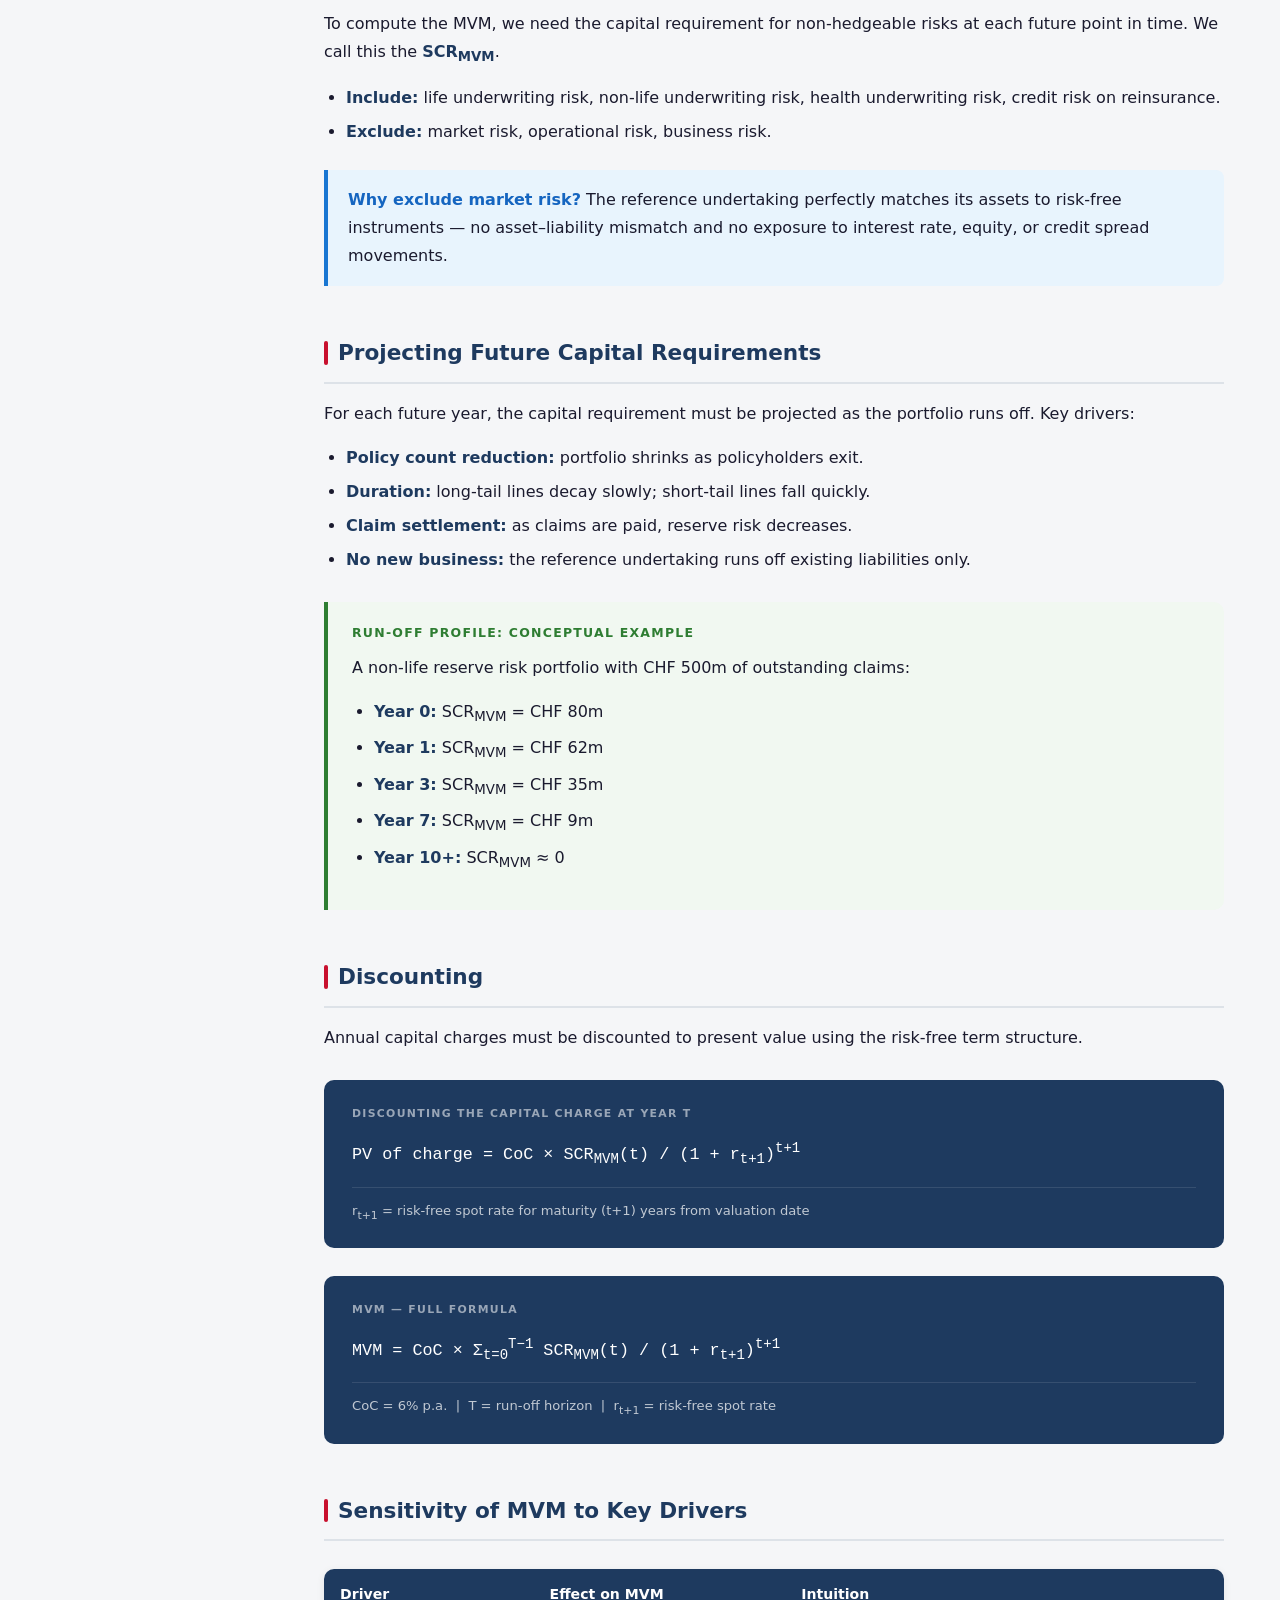
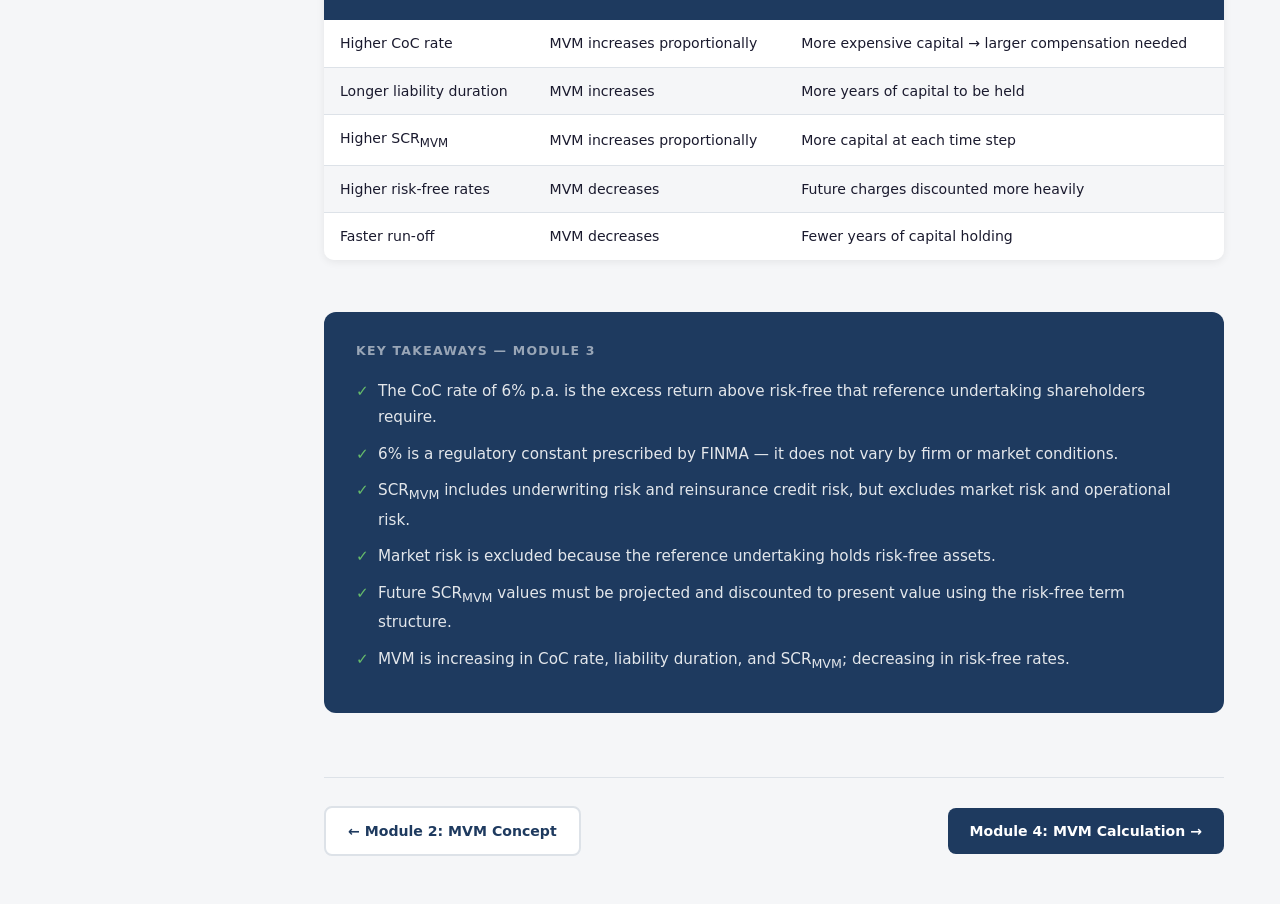
<file: module-3.html>
<!DOCTYPE html>
<html lang="en">
<head>
  <meta charset="UTF-8" />
  <meta name="viewport" content="width=device-width, initial-scale=1.0" />
  <title>Module 3 – Cost of Capital Approach | MVM Course</title>
  <link rel="stylesheet" href="styles.css" />
</head>
<body>

<header class="topnav">
  <a href="index.html" class="topnav-brand">
    <div class="topnav-flag">+</div>
    MVM &amp; SST Course
    <span class="topnav-subtitle">Swiss Solvency Test</span>
  </a>
</header>

<div class="layout">

  <nav class="sidebar">
    <div class="sidebar-section">
      <div class="sidebar-label">Course</div>
      <a href="index.html">Overview</a>
    </div>
    <div class="sidebar-section">
      <div class="sidebar-label">Modules</div>
      <a href="module-1.html">1. The Swiss Solvency Test</a>
      <a href="module-2.html">2. MVM: Concept &amp; Rationale</a>
      <a href="module-3.html" class="active">3. Cost of Capital Approach</a>
      <a href="module-4.html">4. MVM Calculation</a>
      <a href="module-5.html">5. MVM in Practice</a>
      <a href="module-6.html">6. Advanced Topics</a>
    </div>
  </nav>

  <main class="main">

    <div class="module-label">Module 3</div>
    <h1>The Cost of Capital Approach</h1>
    <p class="page-subtitle">
      The MVM is calculated using the cost-of-capital method. This module covers
      the 6% CoC rate, why market risk is excluded, how future capital requirements
      are projected, and how they are discounted to a present value.
    </p>

    <h2>What Is the Cost of Capital?</h2>
    <p>
      Investors who provide capital to an insurer (e.g., by holding equity) expect
      a return commensurate with the risk they take. The <strong>cost of capital (CoC)</strong>
      is the minimum rate of return that equity investors require to invest in a given firm.
    </p>
    <p>
      For the MVM calculation, the CoC rate represents the <em>excess</em> return above
      the risk-free rate that the reference undertaking's shareholders require. In other
      words, if the risk-free rate is <em>r</em>, the reference undertaking needs to earn
      <em>r + CoC</em> on its regulatory capital.
    </p>
    <p>
      Since the reference undertaking invests only in risk-free assets (earning exactly
      <em>r</em>), it earns nothing beyond the risk-free return from its investment
      portfolio. The <strong>MVM must cover the CoC shortfall</strong>.
    </p>

    <div class="concept-box">
      <div class="cbox-title">Economic Intuition</div>
      <p>
        Suppose the reference undertaking holds CHF 100 of regulatory capital at time <em>t</em>.
        It earns the risk-free rate <em>r</em> on that capital. Its shareholders require
        <em>r + 6%</em>. The 6% gap &mdash; CHF 6 per year on each CHF 100 of capital &mdash;
        must be recovered from the MVM. The MVM is simply the present value of all
        these annual CHF 6 charges over the entire run-off horizon.
      </p>
    </div>

    <h2>The 6% CoC Rate</h2>
    <p>
      Under the SST, the cost-of-capital rate is set at <strong>6% per annum</strong>.
      This is the same rate used under Solvency II (EU) for the analogous Risk Margin calculation.
    </p>

    <div class="table-wrap">
      <table>
        <thead><tr><th>Aspect</th><th>Detail</th></tr></thead>
        <tbody>
          <tr><td><strong>Value</strong></td><td>6% per annum</td></tr>
          <tr><td><strong>Basis</strong></td><td>Excess return on equity capital above risk-free rate</td></tr>
          <tr><td><strong>Prescribed by</strong></td><td>FINMA (regulatory constant, not firm-specific)</td></tr>
          <tr><td><strong>Same under Solvency II?</strong></td><td>Yes &mdash; Solvency II also uses 6% for the Risk Margin</td></tr>
          <tr><td><strong>Sensitivity</strong></td><td>High: a 1% change in CoC shifts MVM roughly proportionally</td></tr>
        </tbody>
      </table>
    </div>

    <div class="warning-box">
      <strong>Debate:</strong> The 6% rate has been criticised for being calibrated in
      an era of higher interest rates. In a low-rate environment, 6% can overstate the
      true economic cost of capital, leading to inflated MVM values.
    </div>

    <h2>Which Capital Requirement? The SCR<sub>MVM</sub></h2>
    <p>
      To compute the MVM, we need the capital requirement for non-hedgeable risks
      at each future point in time. We call this the <strong>SCR<sub>MVM</sub></strong>.
    </p>
    <ul>
      <li><strong>Include:</strong> life underwriting risk, non-life underwriting risk, health underwriting risk, credit risk on reinsurance.</li>
      <li><strong>Exclude:</strong> market risk, operational risk, business risk.</li>
    </ul>

    <div class="info-box">
      <strong>Why exclude market risk?</strong> The reference undertaking perfectly
      matches its assets to risk-free instruments &mdash; no asset&ndash;liability
      mismatch and no exposure to interest rate, equity, or credit spread movements.
    </div>

    <h2>Projecting Future Capital Requirements</h2>
    <p>
      For each future year, the capital requirement must be projected as the portfolio runs off.
      Key drivers:
    </p>
    <ul>
      <li><strong>Policy count reduction:</strong> portfolio shrinks as policyholders exit.</li>
      <li><strong>Duration:</strong> long-tail lines decay slowly; short-tail lines fall quickly.</li>
      <li><strong>Claim settlement:</strong> as claims are paid, reserve risk decreases.</li>
      <li><strong>No new business:</strong> the reference undertaking runs off existing liabilities only.</li>
    </ul>

    <div class="example-box">
      <div class="ex-title">Run-off Profile: Conceptual Example</div>
      <p>A non-life reserve risk portfolio with CHF 500m of outstanding claims:</p>
      <ul>
        <li><strong>Year 0:</strong> SCR<sub>MVM</sub> = CHF 80m</li>
        <li><strong>Year 1:</strong> SCR<sub>MVM</sub> = CHF 62m</li>
        <li><strong>Year 3:</strong> SCR<sub>MVM</sub> = CHF 35m</li>
        <li><strong>Year 7:</strong> SCR<sub>MVM</sub> = CHF 9m</li>
        <li><strong>Year 10+:</strong> SCR<sub>MVM</sub> &asymp; 0</li>
      </ul>
    </div>

    <h2>Discounting</h2>
    <p>
      Annual capital charges must be discounted to present value using the risk-free term structure.
    </p>

    <div class="formula-box">
      <div class="box-label">Discounting the Capital Charge at Year t</div>
      <div class="f-main">PV of charge = CoC &times; SCR<sub>MVM</sub>(t) / (1 + r<sub>t+1</sub>)<sup>t+1</sup></div>
      <div class="f-note">
        r<sub>t+1</sub> = risk-free spot rate for maturity (t+1) years from valuation date
      </div>
    </div>

    <div class="formula-box">
      <div class="box-label">MVM — Full Formula</div>
      <div class="f-main">MVM = CoC &times; &Sigma;<sub>t=0</sub><sup>T&minus;1</sup> SCR<sub>MVM</sub>(t) / (1 + r<sub>t+1</sub>)<sup>t+1</sup></div>
      <div class="f-note">
        CoC = 6% p.a. &nbsp;|&nbsp; T = run-off horizon &nbsp;|&nbsp; r<sub>t+1</sub> = risk-free spot rate
      </div>
    </div>

    <h2>Sensitivity of MVM to Key Drivers</h2>
    <div class="table-wrap">
      <table>
        <thead><tr><th>Driver</th><th>Effect on MVM</th><th>Intuition</th></tr></thead>
        <tbody>
          <tr><td>Higher CoC rate</td><td>MVM increases proportionally</td><td>More expensive capital &rarr; larger compensation needed</td></tr>
          <tr><td>Longer liability duration</td><td>MVM increases</td><td>More years of capital to be held</td></tr>
          <tr><td>Higher SCR<sub>MVM</sub></td><td>MVM increases proportionally</td><td>More capital at each time step</td></tr>
          <tr><td>Higher risk-free rates</td><td>MVM decreases</td><td>Future charges discounted more heavily</td></tr>
          <tr><td>Faster run-off</td><td>MVM decreases</td><td>Fewer years of capital holding</td></tr>
        </tbody>
      </table>
    </div>

    <div class="takeaways">
      <div class="t-title">Key Takeaways &mdash; Module 3</div>
      <ul>
        <li>The CoC rate of 6% p.a. is the excess return above risk-free that reference undertaking shareholders require.</li>
        <li>6% is a regulatory constant prescribed by FINMA &mdash; it does not vary by firm or market conditions.</li>
        <li>SCR<sub>MVM</sub> includes underwriting risk and reinsurance credit risk, but excludes market risk and operational risk.</li>
        <li>Market risk is excluded because the reference undertaking holds risk-free assets.</li>
        <li>Future SCR<sub>MVM</sub> values must be projected and discounted to present value using the risk-free term structure.</li>
        <li>MVM is increasing in CoC rate, liability duration, and SCR<sub>MVM</sub>; decreasing in risk-free rates.</li>
      </ul>
    </div>

    <div class="nav-buttons">
      <a href="module-2.html" class="nav-btn prev">&larr; Module 2: MVM Concept</a>
      <a href="module-4.html" class="nav-btn next">Module 4: MVM Calculation &rarr;</a>
    </div>

  </main>
</div>

</body>
</html>
</file>
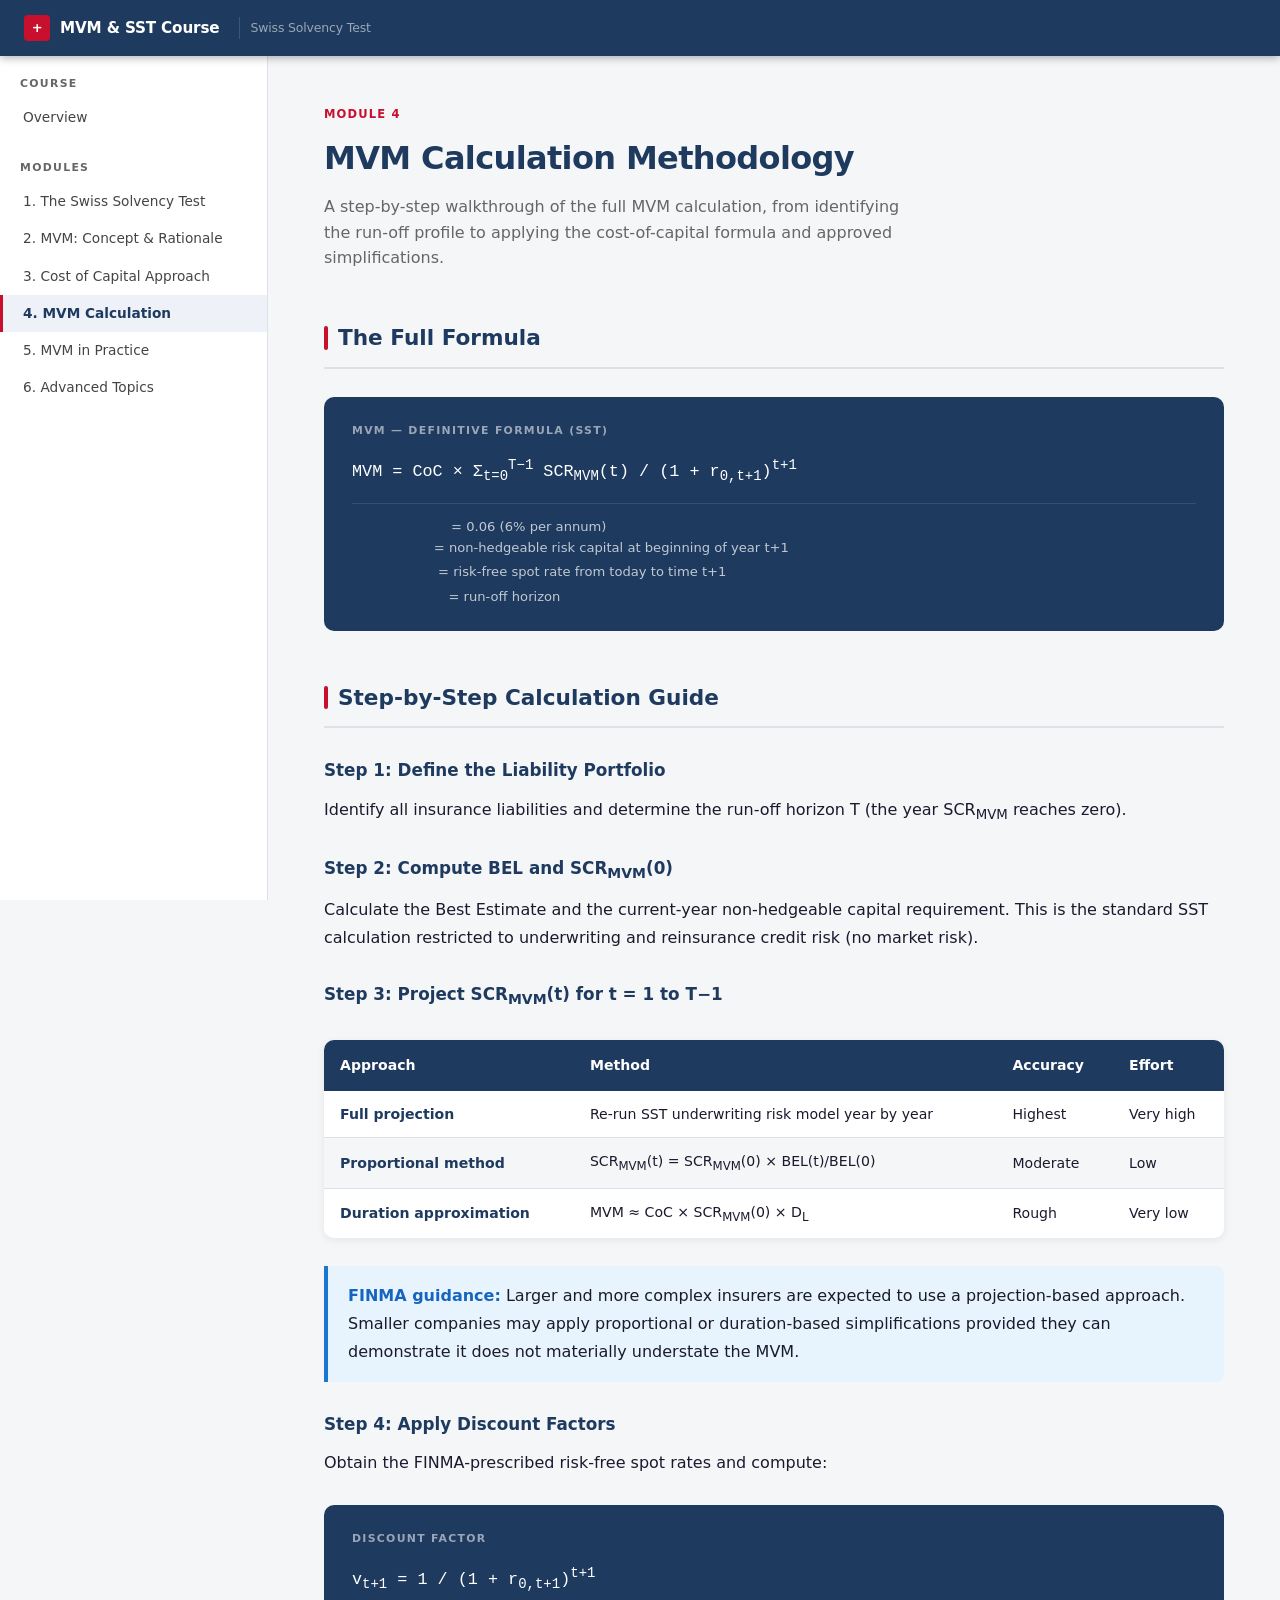
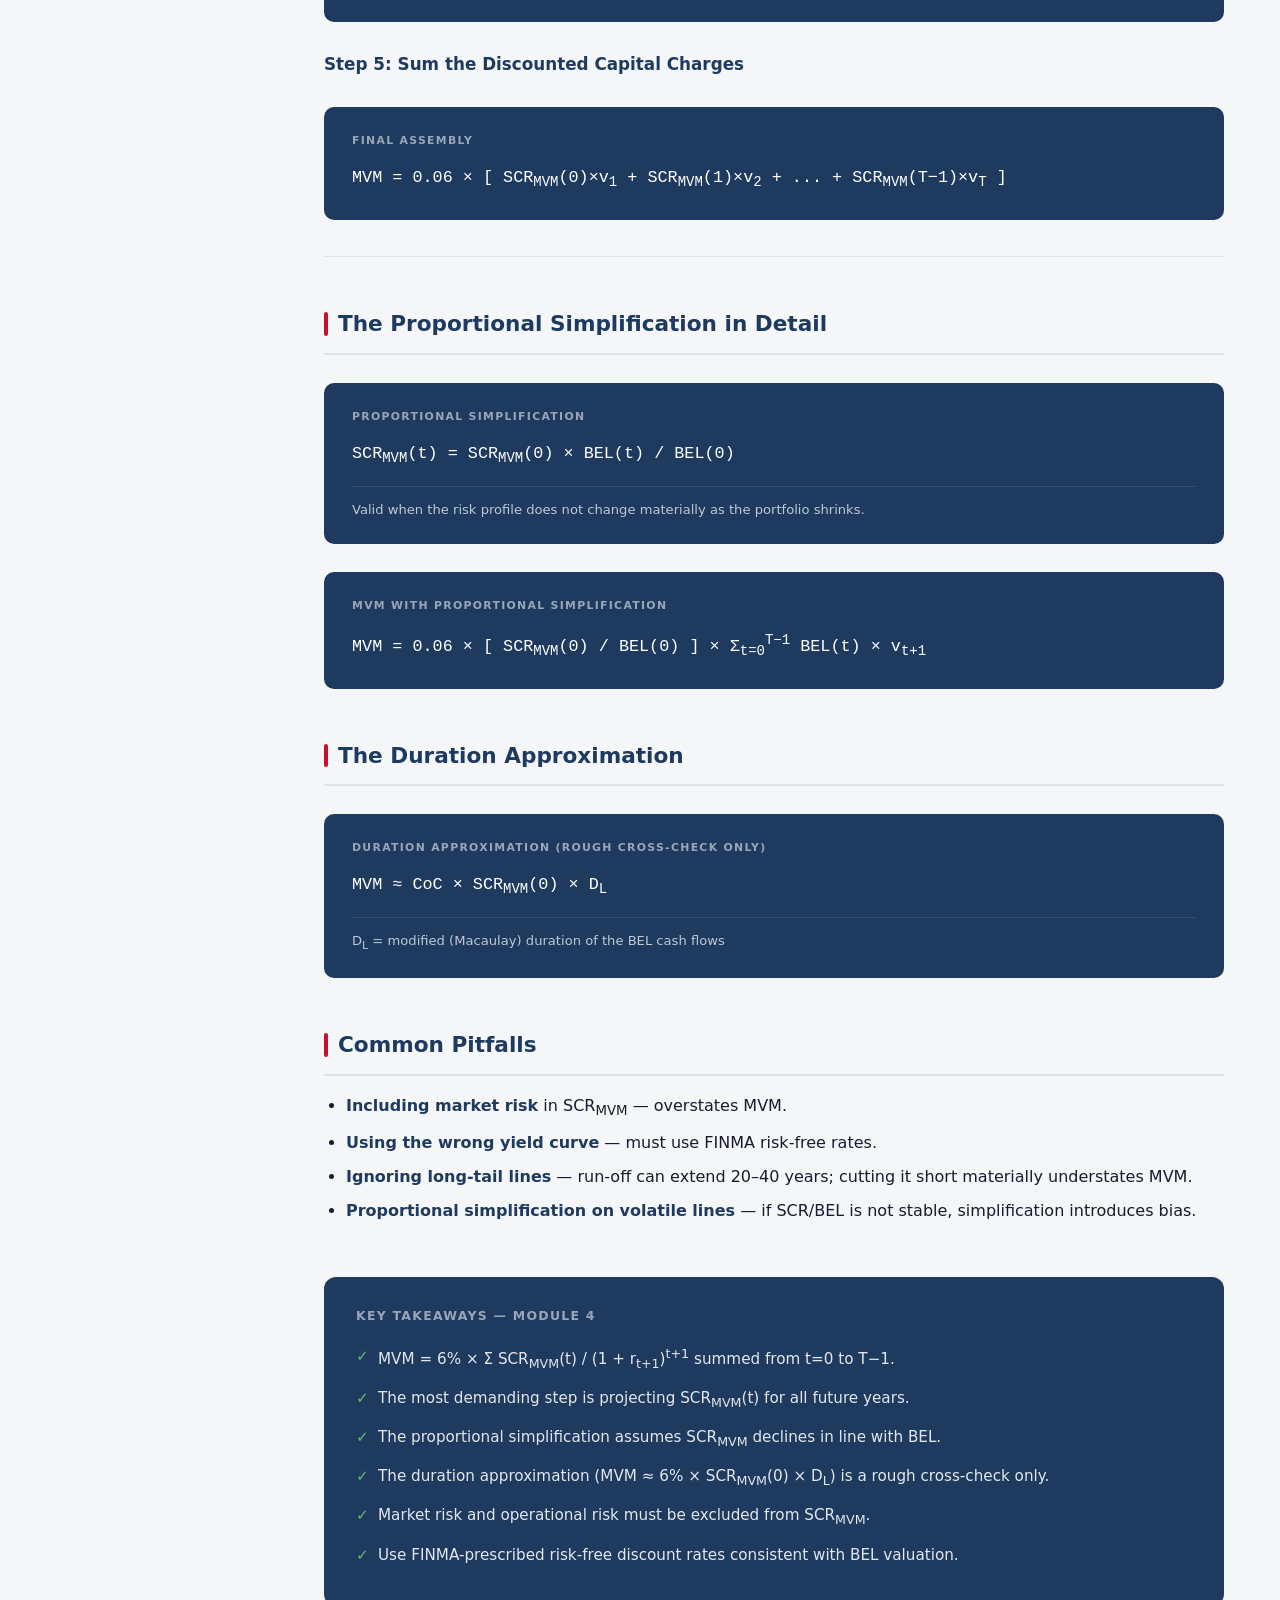
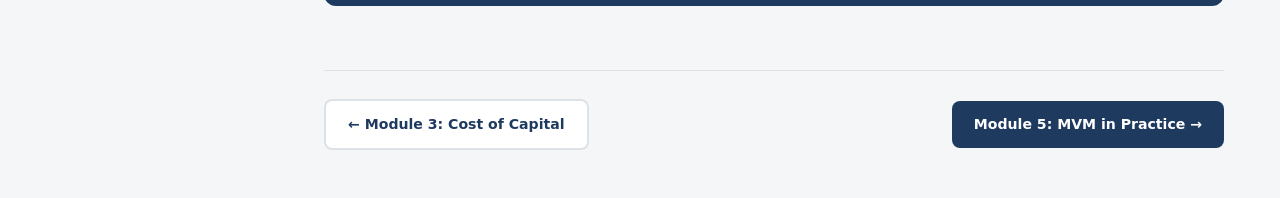
<file: module-4.html>
<!DOCTYPE html>
<html lang="en">
<head>
  <meta charset="UTF-8" />
  <meta name="viewport" content="width=device-width, initial-scale=1.0" />
  <title>Module 4 – MVM Calculation | MVM Course</title>
  <link rel="stylesheet" href="styles.css" />
</head>
<body>

<header class="topnav">
  <a href="index.html" class="topnav-brand">
    <div class="topnav-flag">+</div>
    MVM &amp; SST Course
    <span class="topnav-subtitle">Swiss Solvency Test</span>
  </a>
</header>

<div class="layout">

  <nav class="sidebar">
    <div class="sidebar-section">
      <div class="sidebar-label">Course</div>
      <a href="index.html">Overview</a>
    </div>
    <div class="sidebar-section">
      <div class="sidebar-label">Modules</div>
      <a href="module-1.html">1. The Swiss Solvency Test</a>
      <a href="module-2.html">2. MVM: Concept &amp; Rationale</a>
      <a href="module-3.html">3. Cost of Capital Approach</a>
      <a href="module-4.html" class="active">4. MVM Calculation</a>
      <a href="module-5.html">5. MVM in Practice</a>
      <a href="module-6.html">6. Advanced Topics</a>
    </div>
  </nav>

  <main class="main">

    <div class="module-label">Module 4</div>
    <h1>MVM Calculation Methodology</h1>
    <p class="page-subtitle">
      A step-by-step walkthrough of the full MVM calculation, from identifying
      the run-off profile to applying the cost-of-capital formula and approved simplifications.
    </p>

    <h2>The Full Formula</h2>

    <div class="formula-box">
      <div class="box-label">MVM — Definitive Formula (SST)</div>
      <div class="f-main">
        MVM = CoC &times; &Sigma;<sub>t=0</sub><sup>T&minus;1</sup> SCR<sub>MVM</sub>(t) / (1 + r<sub>0,t+1</sub>)<sup>t+1</sup>
      </div>
      <div class="f-note">
        <strong>CoC</strong> &nbsp;&nbsp;&nbsp;&nbsp;&nbsp;&nbsp;&nbsp;&nbsp;&nbsp;&nbsp;&nbsp;&nbsp;&nbsp;&nbsp;&nbsp; = 0.06 (6% per annum)<br>
        <strong>SCR<sub>MVM</sub>(t)</strong> = non-hedgeable risk capital at beginning of year t+1<br>
        <strong>r<sub>0,t+1</sub></strong> &nbsp;&nbsp;&nbsp;&nbsp;&nbsp;&nbsp;&nbsp;&nbsp;&nbsp; = risk-free spot rate from today to time t+1<br>
        <strong>T</strong> &nbsp;&nbsp;&nbsp;&nbsp;&nbsp;&nbsp;&nbsp;&nbsp;&nbsp;&nbsp;&nbsp;&nbsp;&nbsp;&nbsp;&nbsp;&nbsp;&nbsp;&nbsp;&nbsp; = run-off horizon
      </div>
    </div>

    <h2>Step-by-Step Calculation Guide</h2>

    <h3>Step 1: Define the Liability Portfolio</h3>
    <p>Identify all insurance liabilities and determine the run-off horizon T (the year SCR<sub>MVM</sub> reaches zero).</p>

    <h3>Step 2: Compute BEL and SCR<sub>MVM</sub>(0)</h3>
    <p>Calculate the Best Estimate and the current-year non-hedgeable capital requirement. This is the standard SST calculation restricted to underwriting and reinsurance credit risk (no market risk).</p>

    <h3>Step 3: Project SCR<sub>MVM</sub>(t) for t = 1 to T&minus;1</h3>

    <div class="table-wrap">
      <table>
        <thead>
          <tr><th>Approach</th><th>Method</th><th>Accuracy</th><th>Effort</th></tr>
        </thead>
        <tbody>
          <tr><td><strong>Full projection</strong></td><td>Re-run SST underwriting risk model year by year</td><td>Highest</td><td>Very high</td></tr>
          <tr><td><strong>Proportional method</strong></td><td>SCR<sub>MVM</sub>(t) = SCR<sub>MVM</sub>(0) &times; BEL(t)/BEL(0)</td><td>Moderate</td><td>Low</td></tr>
          <tr><td><strong>Duration approximation</strong></td><td>MVM &asymp; CoC &times; SCR<sub>MVM</sub>(0) &times; D<sub>L</sub></td><td>Rough</td><td>Very low</td></tr>
        </tbody>
      </table>
    </div>

    <div class="info-box">
      <strong>FINMA guidance:</strong> Larger and more complex insurers are expected to use
      a projection-based approach. Smaller companies may apply proportional or duration-based
      simplifications provided they can demonstrate it does not materially understate the MVM.
    </div>

    <h3>Step 4: Apply Discount Factors</h3>
    <p>Obtain the FINMA-prescribed risk-free spot rates and compute:</p>
    <div class="formula-box">
      <div class="box-label">Discount Factor</div>
      <div class="f-main">v<sub>t+1</sub> = 1 / (1 + r<sub>0,t+1</sub>)<sup>t+1</sup></div>
    </div>

    <h3>Step 5: Sum the Discounted Capital Charges</h3>
    <div class="formula-box">
      <div class="box-label">Final Assembly</div>
      <div class="f-main">
        MVM = 0.06 &times; [ SCR<sub>MVM</sub>(0)&times;v<sub>1</sub> + SCR<sub>MVM</sub>(1)&times;v<sub>2</sub> + ... + SCR<sub>MVM</sub>(T&minus;1)&times;v<sub>T</sub> ]
      </div>
    </div>

    <hr class="divider">

    <h2>The Proportional Simplification in Detail</h2>

    <div class="formula-box">
      <div class="box-label">Proportional Simplification</div>
      <div class="f-main">SCR<sub>MVM</sub>(t) = SCR<sub>MVM</sub>(0) &times; BEL(t) / BEL(0)</div>
      <div class="f-note">Valid when the risk profile does not change materially as the portfolio shrinks.</div>
    </div>

    <div class="formula-box">
      <div class="box-label">MVM with Proportional Simplification</div>
      <div class="f-main">
        MVM = 0.06 &times; [ SCR<sub>MVM</sub>(0) / BEL(0) ] &times; &Sigma;<sub>t=0</sub><sup>T&minus;1</sup> BEL(t) &times; v<sub>t+1</sub>
      </div>
    </div>

    <h2>The Duration Approximation</h2>
    <div class="formula-box">
      <div class="box-label">Duration Approximation (rough cross-check only)</div>
      <div class="f-main">MVM &asymp; CoC &times; SCR<sub>MVM</sub>(0) &times; D<sub>L</sub></div>
      <div class="f-note">
        D<sub>L</sub> = modified (Macaulay) duration of the BEL cash flows
      </div>
    </div>

    <h2>Common Pitfalls</h2>
    <ul>
      <li><strong>Including market risk</strong> in SCR<sub>MVM</sub> &mdash; overstates MVM.</li>
      <li><strong>Using the wrong yield curve</strong> &mdash; must use FINMA risk-free rates.</li>
      <li><strong>Ignoring long-tail lines</strong> &mdash; run-off can extend 20&ndash;40 years; cutting it short materially understates MVM.</li>
      <li><strong>Proportional simplification on volatile lines</strong> &mdash; if SCR/BEL is not stable, simplification introduces bias.</li>
    </ul>

    <div class="takeaways">
      <div class="t-title">Key Takeaways &mdash; Module 4</div>
      <ul>
        <li>MVM = 6% &times; &Sigma; SCR<sub>MVM</sub>(t) / (1 + r<sub>t+1</sub>)<sup>t+1</sup> summed from t=0 to T&minus;1.</li>
        <li>The most demanding step is projecting SCR<sub>MVM</sub>(t) for all future years.</li>
        <li>The proportional simplification assumes SCR<sub>MVM</sub> declines in line with BEL.</li>
        <li>The duration approximation (MVM &asymp; 6% &times; SCR<sub>MVM</sub>(0) &times; D<sub>L</sub>) is a rough cross-check only.</li>
        <li>Market risk and operational risk must be excluded from SCR<sub>MVM</sub>.</li>
        <li>Use FINMA-prescribed risk-free discount rates consistent with BEL valuation.</li>
      </ul>
    </div>

    <div class="nav-buttons">
      <a href="module-3.html" class="nav-btn prev">&larr; Module 3: Cost of Capital</a>
      <a href="module-5.html" class="nav-btn next">Module 5: MVM in Practice &rarr;</a>
    </div>

  </main>
</div>

</body>
</html>
</file>
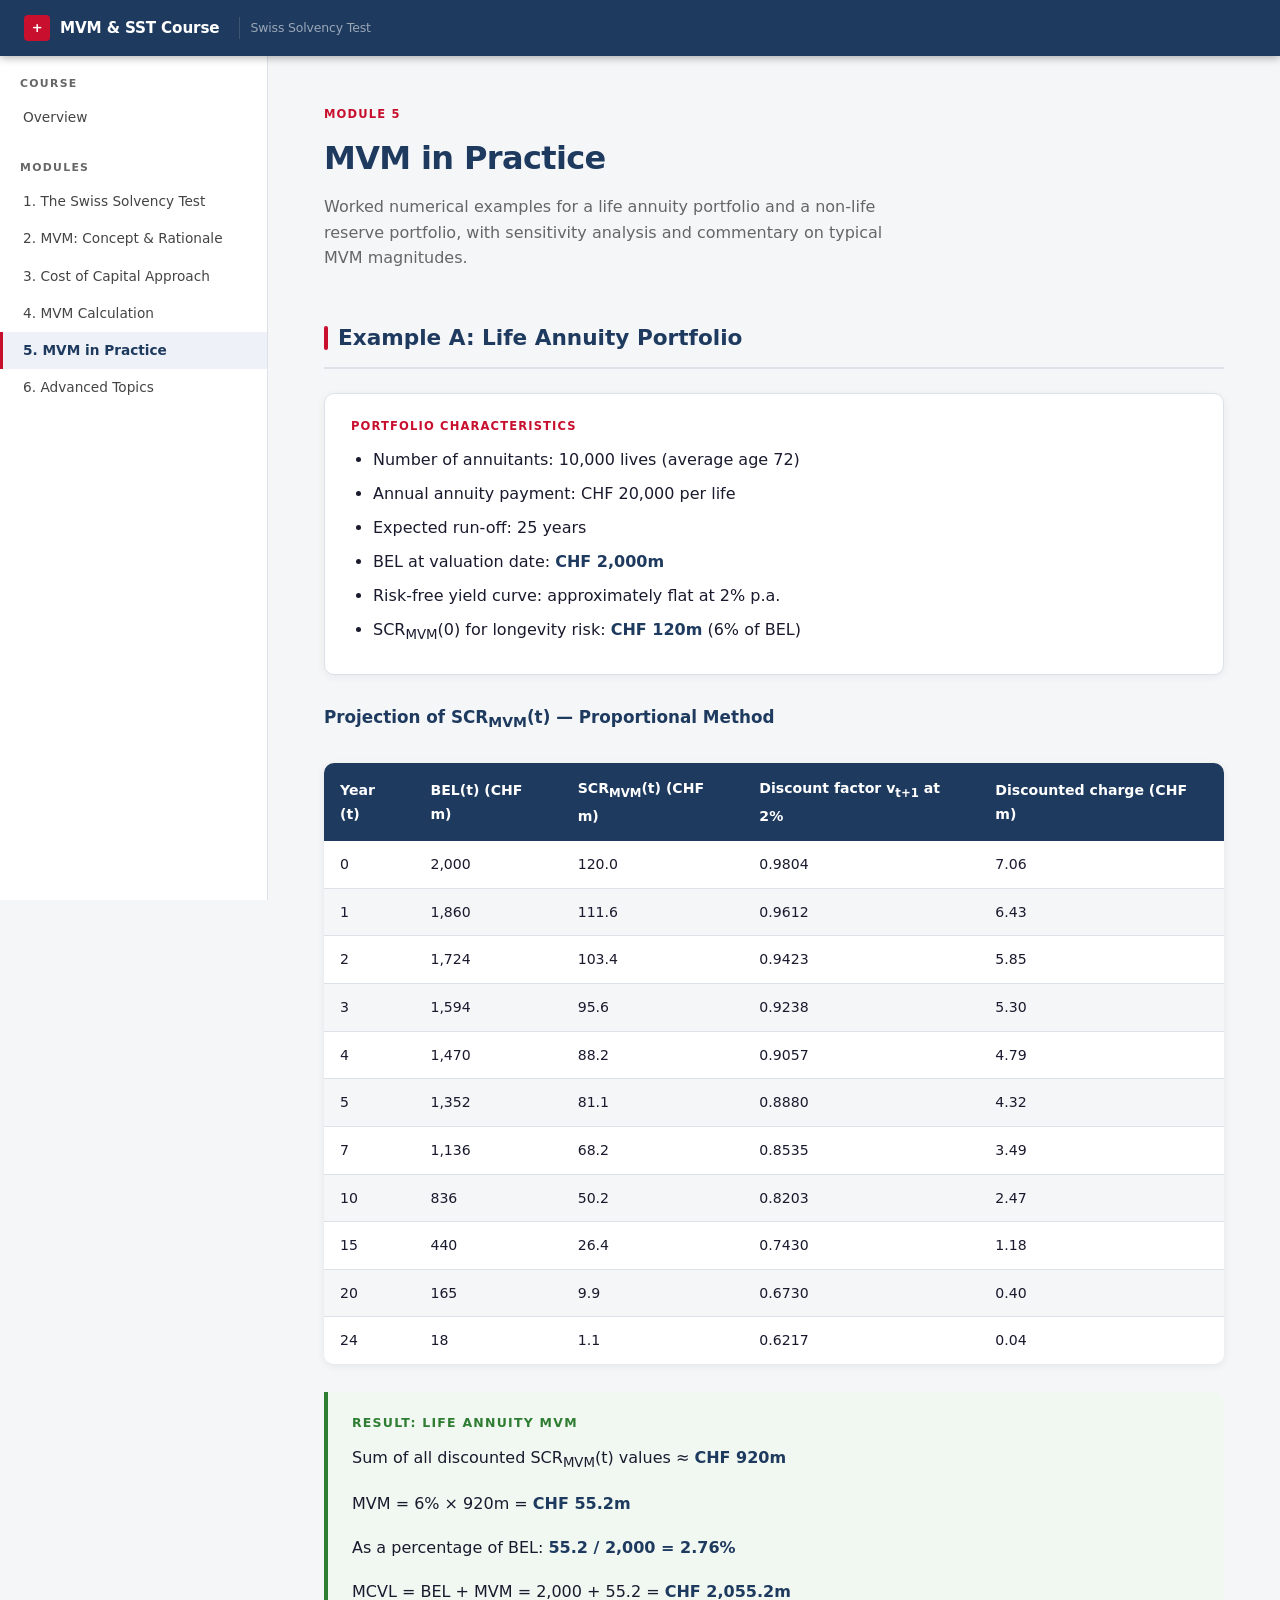
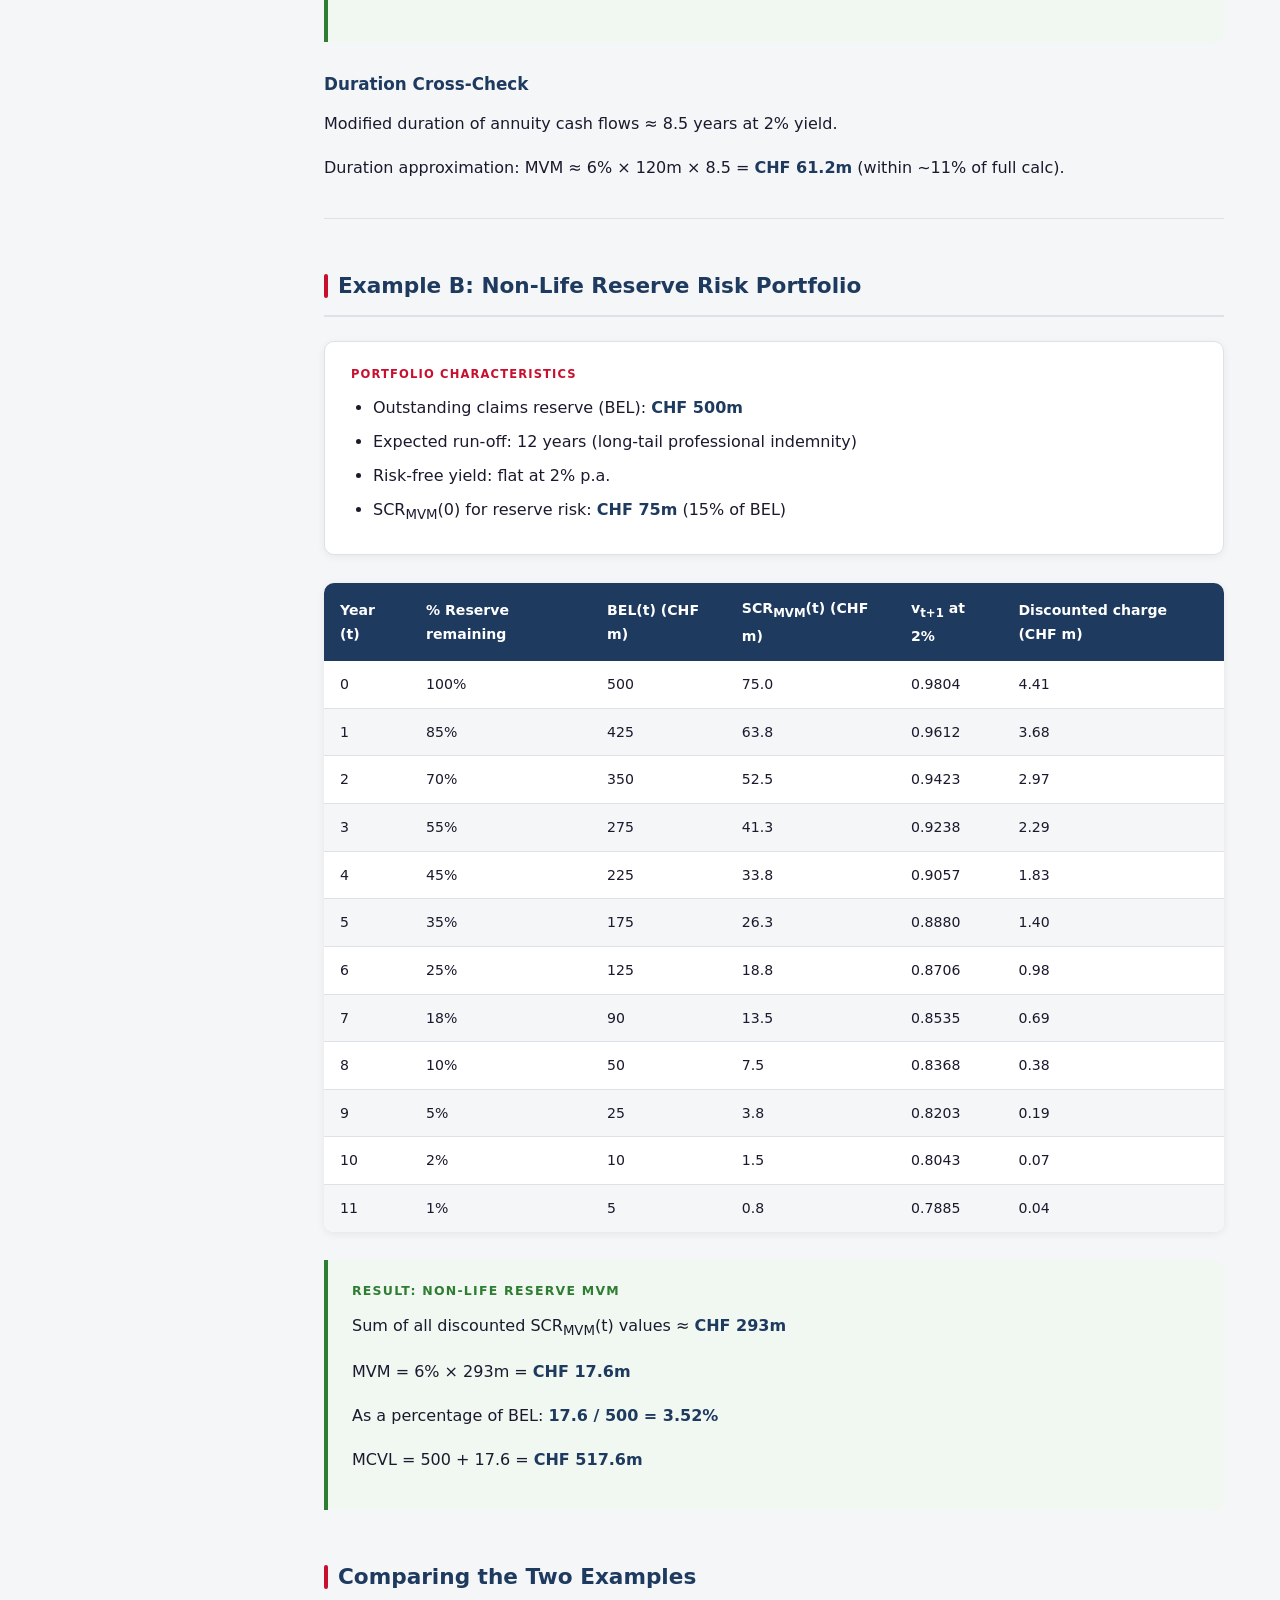
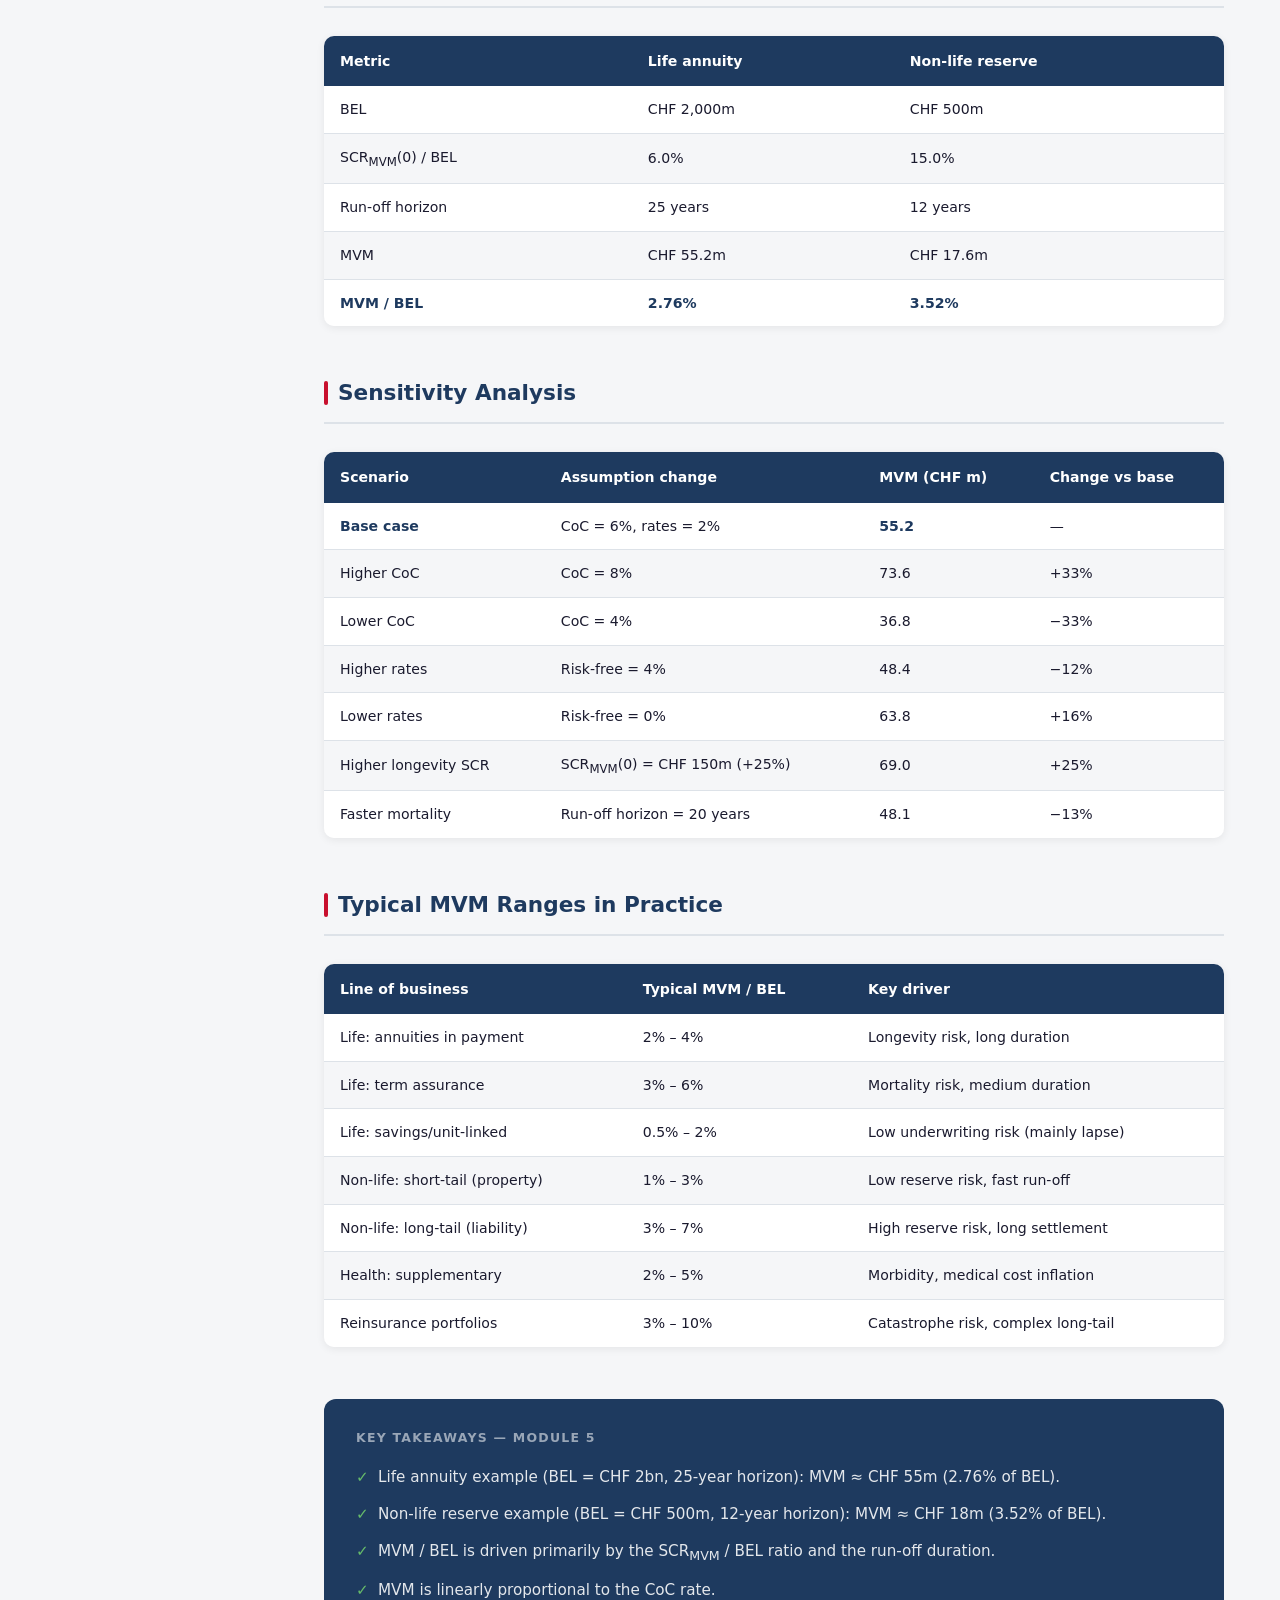
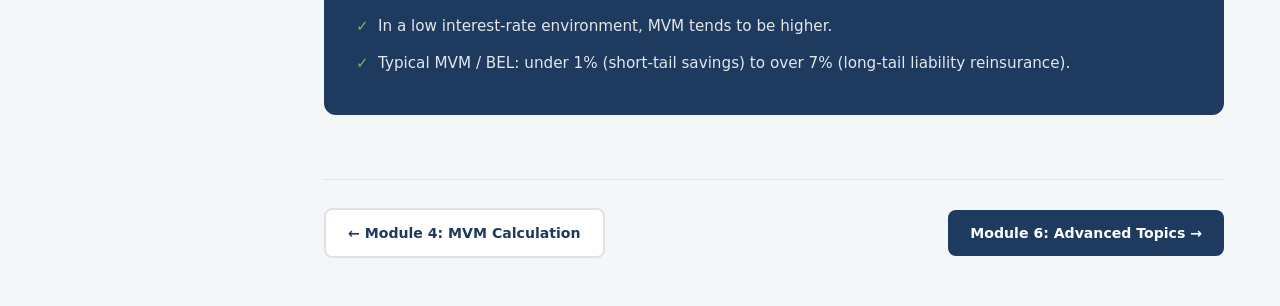
<file: module-5.html>
<!DOCTYPE html>
<html lang="en">
<head>
  <meta charset="UTF-8" />
  <meta name="viewport" content="width=device-width, initial-scale=1.0" />
  <title>Module 5 – MVM in Practice | MVM Course</title>
  <link rel="stylesheet" href="styles.css" />
</head>
<body>

<header class="topnav">
  <a href="index.html" class="topnav-brand">
    <div class="topnav-flag">+</div>
    MVM &amp; SST Course
    <span class="topnav-subtitle">Swiss Solvency Test</span>
  </a>
</header>

<div class="layout">

  <nav class="sidebar">
    <div class="sidebar-section">
      <div class="sidebar-label">Course</div>
      <a href="index.html">Overview</a>
    </div>
    <div class="sidebar-section">
      <div class="sidebar-label">Modules</div>
      <a href="module-1.html">1. The Swiss Solvency Test</a>
      <a href="module-2.html">2. MVM: Concept &amp; Rationale</a>
      <a href="module-3.html">3. Cost of Capital Approach</a>
      <a href="module-4.html">4. MVM Calculation</a>
      <a href="module-5.html" class="active">5. MVM in Practice</a>
      <a href="module-6.html">6. Advanced Topics</a>
    </div>
  </nav>

  <main class="main">

    <div class="module-label">Module 5</div>
    <h1>MVM in Practice</h1>
    <p class="page-subtitle">
      Worked numerical examples for a life annuity portfolio and a non-life reserve portfolio,
      with sensitivity analysis and commentary on typical MVM magnitudes.
    </p>

    <h2>Example A: Life Annuity Portfolio</h2>

    <div class="concept-box">
      <div class="cbox-title">Portfolio Characteristics</div>
      <ul style="margin-bottom:0">
        <li>Number of annuitants: 10,000 lives (average age 72)</li>
        <li>Annual annuity payment: CHF 20,000 per life</li>
        <li>Expected run-off: 25 years</li>
        <li>BEL at valuation date: <strong>CHF 2,000m</strong></li>
        <li>Risk-free yield curve: approximately flat at 2% p.a.</li>
        <li>SCR<sub>MVM</sub>(0) for longevity risk: <strong>CHF 120m</strong> (6% of BEL)</li>
      </ul>
    </div>

    <h3>Projection of SCR<sub>MVM</sub>(t) — Proportional Method</h3>

    <div class="table-wrap">
      <table>
        <thead>
          <tr>
            <th>Year (t)</th>
            <th>BEL(t) (CHF m)</th>
            <th>SCR<sub>MVM</sub>(t) (CHF m)</th>
            <th>Discount factor v<sub>t+1</sub> at 2%</th>
            <th>Discounted charge (CHF m)</th>
          </tr>
        </thead>
        <tbody>
          <tr><td>0</td><td>2,000</td><td>120.0</td><td>0.9804</td><td>7.06</td></tr>
          <tr><td>1</td><td>1,860</td><td>111.6</td><td>0.9612</td><td>6.43</td></tr>
          <tr><td>2</td><td>1,724</td><td>103.4</td><td>0.9423</td><td>5.85</td></tr>
          <tr><td>3</td><td>1,594</td><td>95.6</td><td>0.9238</td><td>5.30</td></tr>
          <tr><td>4</td><td>1,470</td><td>88.2</td><td>0.9057</td><td>4.79</td></tr>
          <tr><td>5</td><td>1,352</td><td>81.1</td><td>0.8880</td><td>4.32</td></tr>
          <tr><td>7</td><td>1,136</td><td>68.2</td><td>0.8535</td><td>3.49</td></tr>
          <tr><td>10</td><td>836</td><td>50.2</td><td>0.8203</td><td>2.47</td></tr>
          <tr><td>15</td><td>440</td><td>26.4</td><td>0.7430</td><td>1.18</td></tr>
          <tr><td>20</td><td>165</td><td>9.9</td><td>0.6730</td><td>0.40</td></tr>
          <tr><td>24</td><td>18</td><td>1.1</td><td>0.6217</td><td>0.04</td></tr>
        </tbody>
      </table>
    </div>

    <div class="example-box">
      <div class="ex-title">Result: Life Annuity MVM</div>
      <p>Sum of all discounted SCR<sub>MVM</sub>(t) values &asymp; <strong>CHF 920m</strong></p>
      <p>MVM = 6% &times; 920m = <strong>CHF 55.2m</strong></p>
      <p>As a percentage of BEL: <strong>55.2 / 2,000 = 2.76%</strong></p>
      <p>MCVL = BEL + MVM = 2,000 + 55.2 = <strong>CHF 2,055.2m</strong></p>
    </div>

    <h3>Duration Cross-Check</h3>
    <p>Modified duration of annuity cash flows &asymp; 8.5 years at 2% yield.</p>
    <p>Duration approximation: MVM &asymp; 6% &times; 120m &times; 8.5 = <strong>CHF 61.2m</strong> (within ~11% of full calc).</p>

    <hr class="divider">

    <h2>Example B: Non-Life Reserve Risk Portfolio</h2>

    <div class="concept-box">
      <div class="cbox-title">Portfolio Characteristics</div>
      <ul style="margin-bottom:0">
        <li>Outstanding claims reserve (BEL): <strong>CHF 500m</strong></li>
        <li>Expected run-off: 12 years (long-tail professional indemnity)</li>
        <li>Risk-free yield: flat at 2% p.a.</li>
        <li>SCR<sub>MVM</sub>(0) for reserve risk: <strong>CHF 75m</strong> (15% of BEL)</li>
      </ul>
    </div>

    <div class="table-wrap">
      <table>
        <thead>
          <tr>
            <th>Year (t)</th>
            <th>% Reserve remaining</th>
            <th>BEL(t) (CHF m)</th>
            <th>SCR<sub>MVM</sub>(t) (CHF m)</th>
            <th>v<sub>t+1</sub> at 2%</th>
            <th>Discounted charge (CHF m)</th>
          </tr>
        </thead>
        <tbody>
          <tr><td>0</td><td>100%</td><td>500</td><td>75.0</td><td>0.9804</td><td>4.41</td></tr>
          <tr><td>1</td><td>85%</td><td>425</td><td>63.8</td><td>0.9612</td><td>3.68</td></tr>
          <tr><td>2</td><td>70%</td><td>350</td><td>52.5</td><td>0.9423</td><td>2.97</td></tr>
          <tr><td>3</td><td>55%</td><td>275</td><td>41.3</td><td>0.9238</td><td>2.29</td></tr>
          <tr><td>4</td><td>45%</td><td>225</td><td>33.8</td><td>0.9057</td><td>1.83</td></tr>
          <tr><td>5</td><td>35%</td><td>175</td><td>26.3</td><td>0.8880</td><td>1.40</td></tr>
          <tr><td>6</td><td>25%</td><td>125</td><td>18.8</td><td>0.8706</td><td>0.98</td></tr>
          <tr><td>7</td><td>18%</td><td>90</td><td>13.5</td><td>0.8535</td><td>0.69</td></tr>
          <tr><td>8</td><td>10%</td><td>50</td><td>7.5</td><td>0.8368</td><td>0.38</td></tr>
          <tr><td>9</td><td>5%</td><td>25</td><td>3.8</td><td>0.8203</td><td>0.19</td></tr>
          <tr><td>10</td><td>2%</td><td>10</td><td>1.5</td><td>0.8043</td><td>0.07</td></tr>
          <tr><td>11</td><td>1%</td><td>5</td><td>0.8</td><td>0.7885</td><td>0.04</td></tr>
        </tbody>
      </table>
    </div>

    <div class="example-box">
      <div class="ex-title">Result: Non-Life Reserve MVM</div>
      <p>Sum of all discounted SCR<sub>MVM</sub>(t) values &asymp; <strong>CHF 293m</strong></p>
      <p>MVM = 6% &times; 293m = <strong>CHF 17.6m</strong></p>
      <p>As a percentage of BEL: <strong>17.6 / 500 = 3.52%</strong></p>
      <p>MCVL = 500 + 17.6 = <strong>CHF 517.6m</strong></p>
    </div>

    <h2>Comparing the Two Examples</h2>
    <div class="table-wrap">
      <table>
        <thead><tr><th>Metric</th><th>Life annuity</th><th>Non-life reserve</th></tr></thead>
        <tbody>
          <tr><td>BEL</td><td>CHF 2,000m</td><td>CHF 500m</td></tr>
          <tr><td>SCR<sub>MVM</sub>(0) / BEL</td><td>6.0%</td><td>15.0%</td></tr>
          <tr><td>Run-off horizon</td><td>25 years</td><td>12 years</td></tr>
          <tr><td>MVM</td><td>CHF 55.2m</td><td>CHF 17.6m</td></tr>
          <tr><td><strong>MVM / BEL</strong></td><td><strong>2.76%</strong></td><td><strong>3.52%</strong></td></tr>
        </tbody>
      </table>
    </div>

    <h2>Sensitivity Analysis</h2>
    <div class="table-wrap">
      <table>
        <thead><tr><th>Scenario</th><th>Assumption change</th><th>MVM (CHF m)</th><th>Change vs base</th></tr></thead>
        <tbody>
          <tr><td><strong>Base case</strong></td><td>CoC = 6%, rates = 2%</td><td><strong>55.2</strong></td><td>&mdash;</td></tr>
          <tr><td>Higher CoC</td><td>CoC = 8%</td><td>73.6</td><td>+33%</td></tr>
          <tr><td>Lower CoC</td><td>CoC = 4%</td><td>36.8</td><td>&minus;33%</td></tr>
          <tr><td>Higher rates</td><td>Risk-free = 4%</td><td>48.4</td><td>&minus;12%</td></tr>
          <tr><td>Lower rates</td><td>Risk-free = 0%</td><td>63.8</td><td>+16%</td></tr>
          <tr><td>Higher longevity SCR</td><td>SCR<sub>MVM</sub>(0) = CHF 150m (+25%)</td><td>69.0</td><td>+25%</td></tr>
          <tr><td>Faster mortality</td><td>Run-off horizon = 20 years</td><td>48.1</td><td>&minus;13%</td></tr>
        </tbody>
      </table>
    </div>

    <h2>Typical MVM Ranges in Practice</h2>
    <div class="table-wrap">
      <table>
        <thead><tr><th>Line of business</th><th>Typical MVM / BEL</th><th>Key driver</th></tr></thead>
        <tbody>
          <tr><td>Life: annuities in payment</td><td>2% &ndash; 4%</td><td>Longevity risk, long duration</td></tr>
          <tr><td>Life: term assurance</td><td>3% &ndash; 6%</td><td>Mortality risk, medium duration</td></tr>
          <tr><td>Life: savings/unit-linked</td><td>0.5% &ndash; 2%</td><td>Low underwriting risk (mainly lapse)</td></tr>
          <tr><td>Non-life: short-tail (property)</td><td>1% &ndash; 3%</td><td>Low reserve risk, fast run-off</td></tr>
          <tr><td>Non-life: long-tail (liability)</td><td>3% &ndash; 7%</td><td>High reserve risk, long settlement</td></tr>
          <tr><td>Health: supplementary</td><td>2% &ndash; 5%</td><td>Morbidity, medical cost inflation</td></tr>
          <tr><td>Reinsurance portfolios</td><td>3% &ndash; 10%</td><td>Catastrophe risk, complex long-tail</td></tr>
        </tbody>
      </table>
    </div>

    <div class="takeaways">
      <div class="t-title">Key Takeaways &mdash; Module 5</div>
      <ul>
        <li>Life annuity example (BEL = CHF 2bn, 25-year horizon): MVM &asymp; CHF 55m (2.76% of BEL).</li>
        <li>Non-life reserve example (BEL = CHF 500m, 12-year horizon): MVM &asymp; CHF 18m (3.52% of BEL).</li>
        <li>MVM / BEL is driven primarily by the SCR<sub>MVM</sub> / BEL ratio and the run-off duration.</li>
        <li>MVM is linearly proportional to the CoC rate.</li>
        <li>In a low interest-rate environment, MVM tends to be higher.</li>
        <li>Typical MVM / BEL: under 1% (short-tail savings) to over 7% (long-tail liability reinsurance).</li>
      </ul>
    </div>

    <div class="nav-buttons">
      <a href="module-4.html" class="nav-btn prev">&larr; Module 4: MVM Calculation</a>
      <a href="module-6.html" class="nav-btn next">Module 6: Advanced Topics &rarr;</a>
    </div>

  </main>
</div>

</body>
</html>
</file>
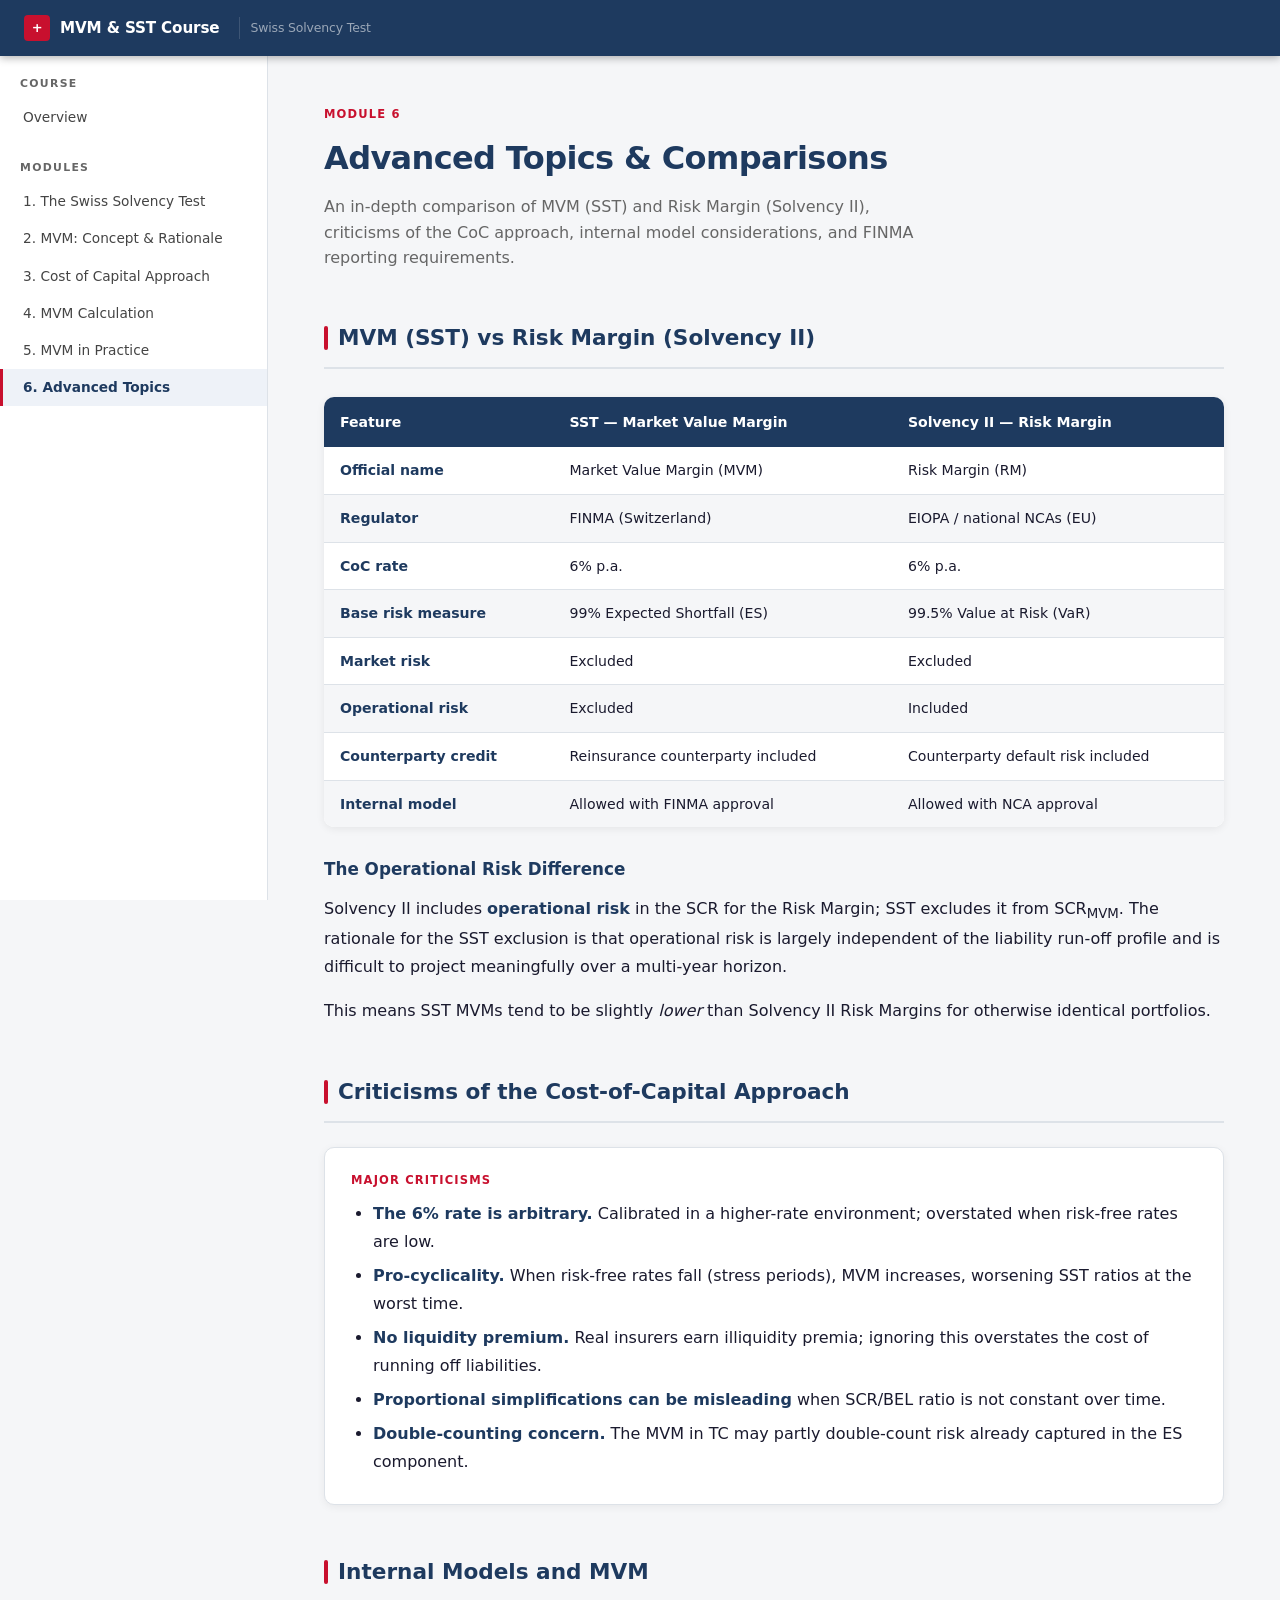
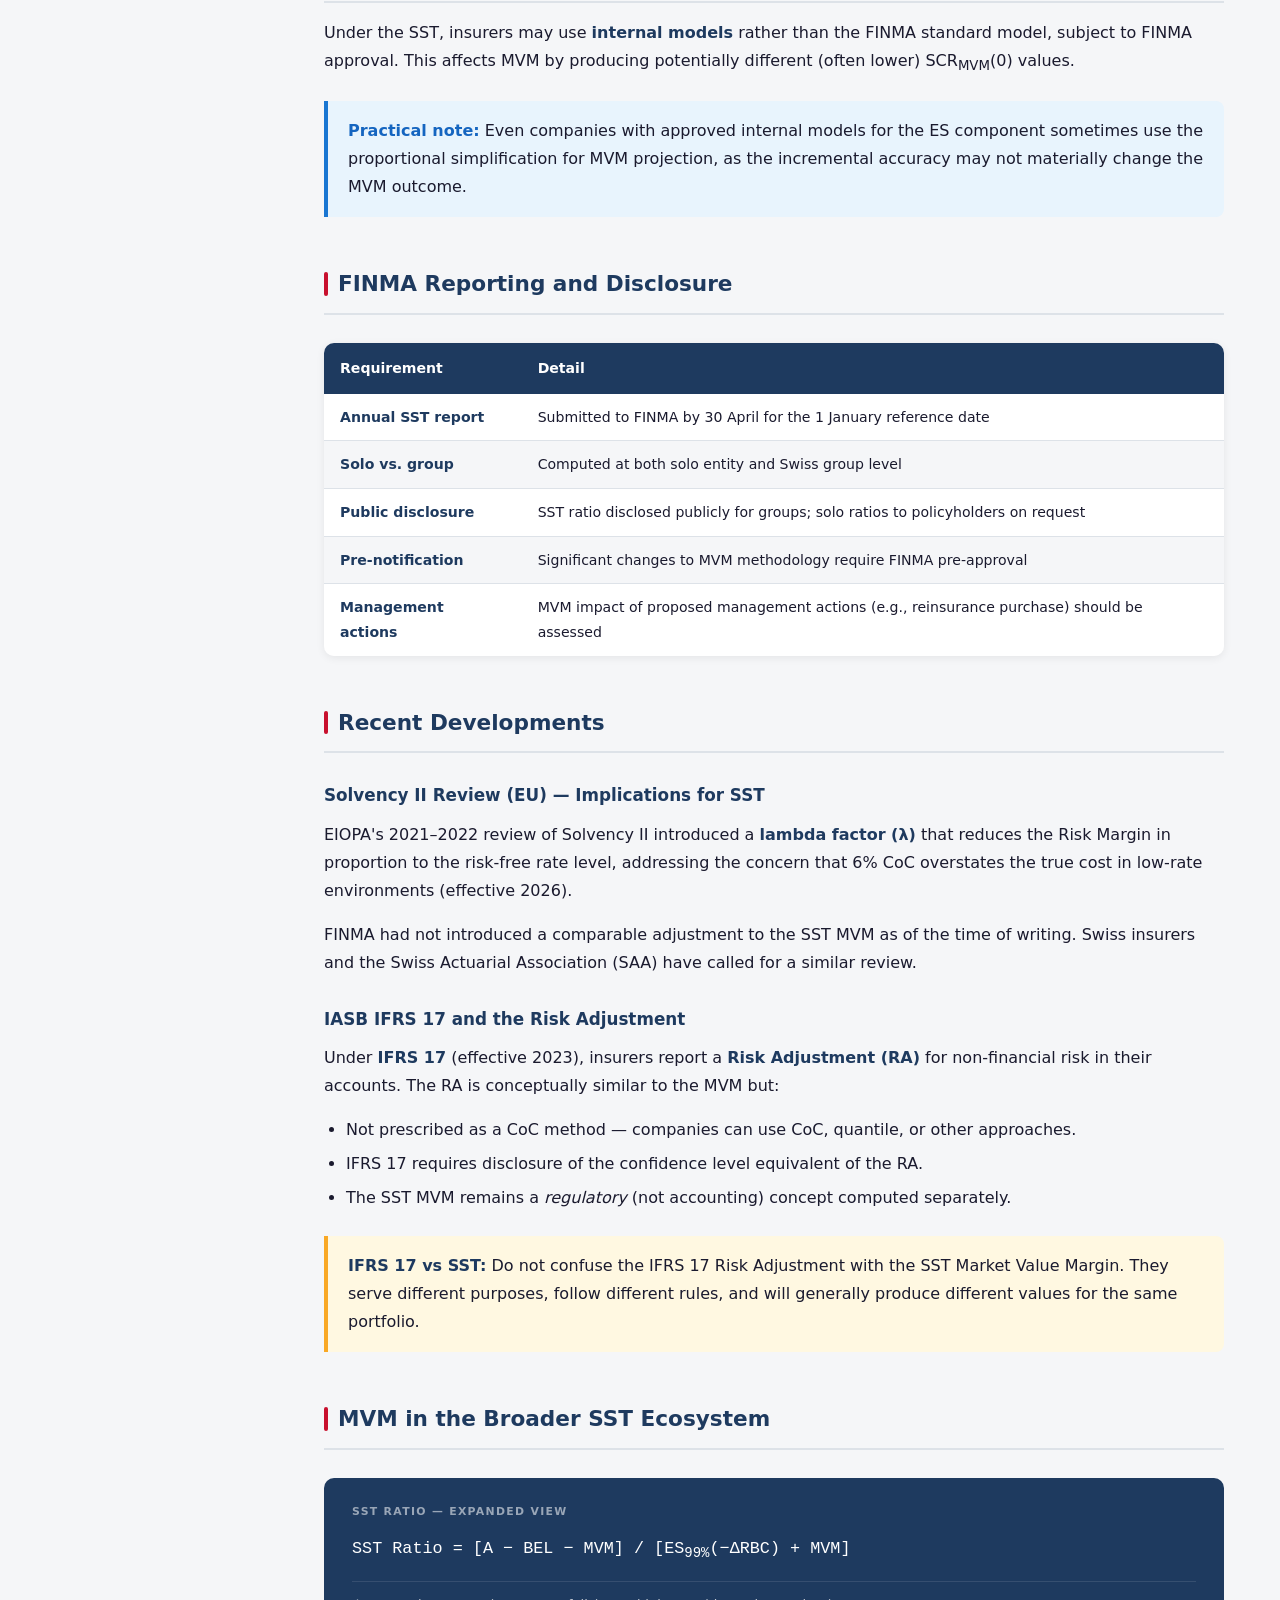
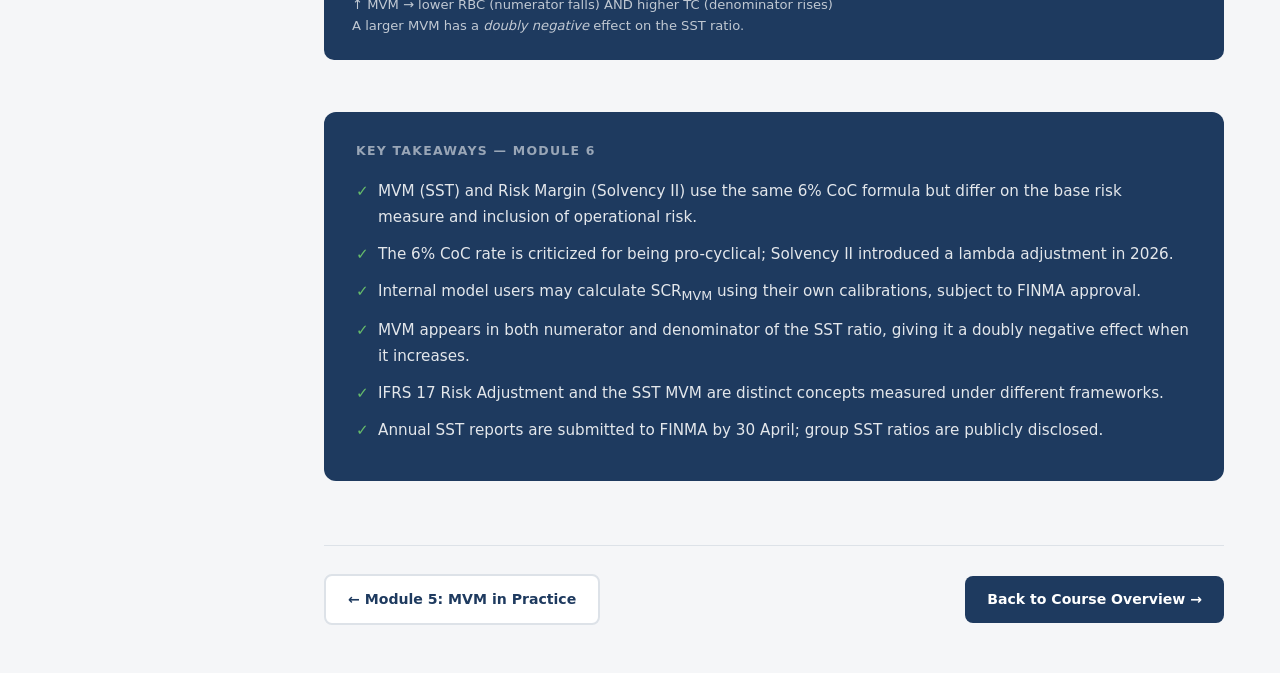
<file: module-6.html>
<!DOCTYPE html>
<html lang="en">
<head>
  <meta charset="UTF-8" />
  <meta name="viewport" content="width=device-width, initial-scale=1.0" />
  <title>Module 6 – Advanced Topics | MVM Course</title>
  <link rel="stylesheet" href="styles.css" />
</head>
<body>

<header class="topnav">
  <a href="index.html" class="topnav-brand">
    <div class="topnav-flag">+</div>
    MVM &amp; SST Course
    <span class="topnav-subtitle">Swiss Solvency Test</span>
  </a>
</header>

<div class="layout">

  <nav class="sidebar">
    <div class="sidebar-section">
      <div class="sidebar-label">Course</div>
      <a href="index.html">Overview</a>
    </div>
    <div class="sidebar-section">
      <div class="sidebar-label">Modules</div>
      <a href="module-1.html">1. The Swiss Solvency Test</a>
      <a href="module-2.html">2. MVM: Concept &amp; Rationale</a>
      <a href="module-3.html">3. Cost of Capital Approach</a>
      <a href="module-4.html">4. MVM Calculation</a>
      <a href="module-5.html">5. MVM in Practice</a>
      <a href="module-6.html" class="active">6. Advanced Topics</a>
    </div>
  </nav>

  <main class="main">

    <div class="module-label">Module 6</div>
    <h1>Advanced Topics &amp; Comparisons</h1>
    <p class="page-subtitle">
      An in-depth comparison of MVM (SST) and Risk Margin (Solvency II), criticisms of
      the CoC approach, internal model considerations, and FINMA reporting requirements.
    </p>

    <h2>MVM (SST) vs Risk Margin (Solvency II)</h2>

    <div class="table-wrap">
      <table>
        <thead>
          <tr><th>Feature</th><th>SST — Market Value Margin</th><th>Solvency II — Risk Margin</th></tr>
        </thead>
        <tbody>
          <tr><td><strong>Official name</strong></td><td>Market Value Margin (MVM)</td><td>Risk Margin (RM)</td></tr>
          <tr><td><strong>Regulator</strong></td><td>FINMA (Switzerland)</td><td>EIOPA / national NCAs (EU)</td></tr>
          <tr><td><strong>CoC rate</strong></td><td>6% p.a.</td><td>6% p.a.</td></tr>
          <tr><td><strong>Base risk measure</strong></td><td>99% Expected Shortfall (ES)</td><td>99.5% Value at Risk (VaR)</td></tr>
          <tr><td><strong>Market risk</strong></td><td>Excluded</td><td>Excluded</td></tr>
          <tr><td><strong>Operational risk</strong></td><td>Excluded</td><td>Included</td></tr>
          <tr><td><strong>Counterparty credit</strong></td><td>Reinsurance counterparty included</td><td>Counterparty default risk included</td></tr>
          <tr><td><strong>Internal model</strong></td><td>Allowed with FINMA approval</td><td>Allowed with NCA approval</td></tr>
        </tbody>
      </table>
    </div>

    <h3>The Operational Risk Difference</h3>
    <p>
      Solvency II includes <strong>operational risk</strong> in the SCR for the Risk Margin;
      SST excludes it from SCR<sub>MVM</sub>. The rationale for the SST exclusion is that
      operational risk is largely independent of the liability run-off profile and is difficult
      to project meaningfully over a multi-year horizon.
    </p>
    <p>
      This means SST MVMs tend to be slightly <em>lower</em> than Solvency II Risk Margins
      for otherwise identical portfolios.
    </p>

    <h2>Criticisms of the Cost-of-Capital Approach</h2>

    <div class="concept-box">
      <div class="cbox-title">Major Criticisms</div>
      <ul style="margin-bottom:0">
        <li><strong>The 6% rate is arbitrary.</strong> Calibrated in a higher-rate environment; overstated when risk-free rates are low.</li>
        <li><strong>Pro-cyclicality.</strong> When risk-free rates fall (stress periods), MVM increases, worsening SST ratios at the worst time.</li>
        <li><strong>No liquidity premium.</strong> Real insurers earn illiquidity premia; ignoring this overstates the cost of running off liabilities.</li>
        <li><strong>Proportional simplifications can be misleading</strong> when SCR/BEL ratio is not constant over time.</li>
        <li><strong>Double-counting concern.</strong> The MVM in TC may partly double-count risk already captured in the ES component.</li>
      </ul>
    </div>

    <h2>Internal Models and MVM</h2>
    <p>Under the SST, insurers may use <strong>internal models</strong> rather than the FINMA standard model, subject to FINMA approval. This affects MVM by producing potentially different (often lower) SCR<sub>MVM</sub>(0) values.</p>

    <div class="info-box">
      <strong>Practical note:</strong> Even companies with approved internal models for the ES
      component sometimes use the proportional simplification for MVM projection, as the
      incremental accuracy may not materially change the MVM outcome.
    </div>

    <h2>FINMA Reporting and Disclosure</h2>
    <div class="table-wrap">
      <table>
        <thead><tr><th>Requirement</th><th>Detail</th></tr></thead>
        <tbody>
          <tr><td><strong>Annual SST report</strong></td><td>Submitted to FINMA by 30 April for the 1 January reference date</td></tr>
          <tr><td><strong>Solo vs. group</strong></td><td>Computed at both solo entity and Swiss group level</td></tr>
          <tr><td><strong>Public disclosure</strong></td><td>SST ratio disclosed publicly for groups; solo ratios to policyholders on request</td></tr>
          <tr><td><strong>Pre-notification</strong></td><td>Significant changes to MVM methodology require FINMA pre-approval</td></tr>
          <tr><td><strong>Management actions</strong></td><td>MVM impact of proposed management actions (e.g., reinsurance purchase) should be assessed</td></tr>
        </tbody>
      </table>
    </div>

    <h2>Recent Developments</h2>

    <h3>Solvency II Review (EU) &mdash; Implications for SST</h3>
    <p>
      EIOPA's 2021&ndash;2022 review of Solvency II introduced a <strong>lambda factor (&lambda;)</strong>
      that reduces the Risk Margin in proportion to the risk-free rate level, addressing the concern
      that 6% CoC overstates the true cost in low-rate environments (effective 2026).
    </p>
    <p>
      FINMA had not introduced a comparable adjustment to the SST MVM as of the time of writing.
      Swiss insurers and the Swiss Actuarial Association (SAA) have called for a similar review.
    </p>

    <h3>IASB IFRS 17 and the Risk Adjustment</h3>
    <p>
      Under <strong>IFRS 17</strong> (effective 2023), insurers report a <strong>Risk Adjustment (RA)</strong>
      for non-financial risk in their accounts. The RA is conceptually similar to the MVM but:
    </p>
    <ul>
      <li>Not prescribed as a CoC method &mdash; companies can use CoC, quantile, or other approaches.</li>
      <li>IFRS 17 requires disclosure of the confidence level equivalent of the RA.</li>
      <li>The SST MVM remains a <em>regulatory</em> (not accounting) concept computed separately.</li>
    </ul>

    <div class="warning-box">
      <strong>IFRS 17 vs SST:</strong> Do not confuse the IFRS 17 Risk Adjustment with the SST
      Market Value Margin. They serve different purposes, follow different rules, and will
      generally produce different values for the same portfolio.
    </div>

    <h2>MVM in the Broader SST Ecosystem</h2>

    <div class="formula-box">
      <div class="box-label">SST Ratio — Expanded View</div>
      <div class="f-main">
        SST Ratio = [A &minus; BEL &minus; MVM] / [ES<sub>99%</sub>(&minus;&Delta;RBC) + MVM]
      </div>
      <div class="f-note">
        &uarr; MVM &rarr; lower RBC (numerator falls) AND higher TC (denominator rises)<br>
        A larger MVM has a <em>doubly negative</em> effect on the SST ratio.
      </div>
    </div>

    <div class="takeaways">
      <div class="t-title">Key Takeaways &mdash; Module 6</div>
      <ul>
        <li>MVM (SST) and Risk Margin (Solvency II) use the same 6% CoC formula but differ on the base risk measure and inclusion of operational risk.</li>
        <li>The 6% CoC rate is criticized for being pro-cyclical; Solvency II introduced a lambda adjustment in 2026.</li>
        <li>Internal model users may calculate SCR<sub>MVM</sub> using their own calibrations, subject to FINMA approval.</li>
        <li>MVM appears in both numerator and denominator of the SST ratio, giving it a doubly negative effect when it increases.</li>
        <li>IFRS 17 Risk Adjustment and the SST MVM are distinct concepts measured under different frameworks.</li>
        <li>Annual SST reports are submitted to FINMA by 30 April; group SST ratios are publicly disclosed.</li>
      </ul>
    </div>

    <div class="nav-buttons">
      <a href="module-5.html" class="nav-btn prev">&larr; Module 5: MVM in Practice</a>
      <a href="index.html" class="nav-btn next">Back to Course Overview &rarr;</a>
    </div>

  </main>
</div>

</body>
</html>
</file>
<file: styles.css>
:root {
  --primary: #1e3a5f;
  --primary-light: #2d5f8f;
  --accent: #c8102e;
  --bg: #f5f6f8;
  --white: #ffffff;
  --border: #dde2e8;
  --text: #1a1a2e;
  --text-muted: #666;
  --sidebar-w: 268px;
  --green: #2e7d32;
  --blue: #1565c0;
}

* { box-sizing: border-box; margin: 0; padding: 0; }

body {
  font-family: 'Segoe UI', system-ui, -apple-system, sans-serif;
  background: var(--bg);
  color: var(--text);
  line-height: 1.75;
  font-size: 16px;
}

/* ── TOP NAV ── */
.topnav {
  position: fixed;
  top: 0; left: 0; right: 0;
  height: 56px;
  background: var(--primary);
  color: white;
  display: flex;
  align-items: center;
  padding: 0 24px;
  z-index: 200;
  box-shadow: 0 2px 8px rgba(0,0,0,0.3);
}

.topnav-brand {
  font-weight: 700;
  font-size: 0.95rem;
  letter-spacing: -0.01em;
  display: flex;
  align-items: center;
  gap: 10px;
  text-decoration: none;
  color: white;
}

.topnav-flag {
  width: 26px; height: 26px;
  background: var(--accent);
  border-radius: 4px;
  display: flex; align-items: center; justify-content: center;
  font-size: 13px; font-weight: 900; color: white;
  flex-shrink: 0;
}

.topnav-subtitle {
  margin-left: 10px;
  font-size: 0.78rem;
  opacity: 0.55;
  font-weight: 400;
  border-left: 1px solid rgba(255,255,255,0.25);
  padding-left: 10px;
}

/* ── LAYOUT ── */
.layout {
  display: flex;
  min-height: 100vh;
  padding-top: 56px;
}

/* ── SIDEBAR ── */
.sidebar {
  position: fixed;
  top: 56px; left: 0; bottom: 0;
  width: var(--sidebar-w);
  background: var(--white);
  border-right: 1px solid var(--border);
  overflow-y: auto;
  z-index: 100;
}

.sidebar-section { padding: 18px 0 4px; }

.sidebar-label {
  padding: 0 20px 6px;
  font-size: 0.68rem;
  font-weight: 700;
  text-transform: uppercase;
  letter-spacing: 0.12em;
  color: var(--text-muted);
}

.sidebar a {
  display: block;
  padding: 9px 20px;
  font-size: 0.855rem;
  color: #444;
  text-decoration: none;
  line-height: 1.4;
  transition: background 0.1s, color 0.1s;
  border-left: 3px solid transparent;
}

.sidebar a:hover { background: var(--bg); color: var(--primary); }
.sidebar a.active {
  background: #eef2f8;
  color: var(--primary);
  font-weight: 600;
  border-left-color: var(--accent);
}

/* ── MAIN CONTENT ── */
.main {
  margin-left: var(--sidebar-w);
  padding: 48px 56px;
  max-width: calc(var(--sidebar-w) + 800px);
  width: 100%;
  min-height: calc(100vh - 56px);
}

/* ── HERO ── */
.hero {
  background: linear-gradient(135deg, var(--primary) 0%, var(--primary-light) 100%);
  color: white;
  padding: 60px 56px;
  margin: -48px -56px 52px;
  position: relative;
  overflow: hidden;
}

.hero::after {
  content: '';
  position: absolute;
  right: -80px; top: -80px;
  width: 320px; height: 320px;
  background: rgba(255,255,255,0.04);
  border-radius: 50%;
}

.hero-tag {
  display: inline-block;
  background: var(--accent);
  color: white;
  padding: 4px 12px;
  border-radius: 4px;
  font-size: 0.7rem;
  font-weight: 700;
  letter-spacing: 0.1em;
  text-transform: uppercase;
  margin-bottom: 16px;
}

.hero h1 {
  font-size: 2.5rem;
  font-weight: 800;
  color: white;
  margin-bottom: 14px;
  line-height: 1.15;
  letter-spacing: -0.02em;
}

.hero p {
  font-size: 1.05rem;
  opacity: 0.82;
  max-width: 540px;
  margin-bottom: 0;
}

/* ── TYPOGRAPHY ── */
h1 {
  font-size: 2rem; font-weight: 800;
  color: var(--primary); margin-bottom: 8px;
  letter-spacing: -0.02em;
}

h2 {
  font-size: 1.35rem; font-weight: 700;
  color: var(--primary); margin: 48px 0 16px;
  padding-bottom: 10px;
  border-bottom: 2px solid var(--border);
  display: flex; align-items: center; gap: 10px;
}

h2::before {
  content: '';
  display: inline-block;
  width: 4px; height: 1.1em;
  background: var(--accent);
  border-radius: 2px;
  flex-shrink: 0;
}

h3 { font-size: 1.05rem; font-weight: 700; color: var(--primary); margin: 28px 0 10px; }
p { margin-bottom: 16px; }
ul, ol { margin: 0 0 16px 22px; }
li { margin-bottom: 6px; }
strong { color: var(--primary); }

.module-label {
  font-size: 0.72rem;
  font-weight: 700;
  text-transform: uppercase;
  letter-spacing: 0.1em;
  color: var(--accent);
  margin-bottom: 6px;
}

.page-subtitle {
  font-size: 1rem;
  color: var(--text-muted);
  margin-bottom: 40px;
  max-width: 600px;
  line-height: 1.6;
}

/* ── FORMULA BOX ── */
.formula-box {
  background: var(--primary);
  color: white;
  padding: 24px 28px;
  border-radius: 10px;
  margin: 28px 0;
}

.formula-box .box-label {
  font-size: 0.68rem;
  font-weight: 700;
  letter-spacing: 0.12em;
  text-transform: uppercase;
  opacity: 0.55;
  margin-bottom: 12px;
}

.formula-box .f-main {
  font-family: 'Courier New', 'Consolas', monospace;
  font-size: 1.05rem;
  line-height: 1.9;
}

.formula-box .f-note {
  font-size: 0.82rem;
  opacity: 0.72;
  margin-top: 14px;
  line-height: 1.6;
  border-top: 1px solid rgba(255,255,255,0.15);
  padding-top: 12px;
}

/* ── CALLOUT BOXES ── */
.info-box {
  background: #e8f4fd;
  border-left: 4px solid #1976d2;
  padding: 16px 20px;
  border-radius: 0 8px 8px 0;
  margin: 24px 0;
}

.info-box strong { color: var(--blue); }

.warning-box {
  background: #fff8e1;
  border-left: 4px solid #f9a825;
  padding: 16px 20px;
  border-radius: 0 8px 8px 0;
  margin: 24px 0;
}

.concept-box {
  background: var(--white);
  border: 1px solid var(--border);
  border-radius: 10px;
  padding: 22px 26px;
  margin: 24px 0;
  box-shadow: 0 2px 8px rgba(0,0,0,0.06);
}

.concept-box .cbox-title {
  font-size: 0.72rem;
  font-weight: 700;
  text-transform: uppercase;
  letter-spacing: 0.1em;
  color: var(--accent);
  margin-bottom: 10px;
}

.example-box {
  background: #f1f8f1;
  border-left: 4px solid var(--green);
  padding: 20px 24px;
  border-radius: 0 10px 10px 0;
  margin: 28px 0;
}

.example-box .ex-title {
  color: var(--green);
  font-size: 0.78rem;
  font-weight: 700;
  text-transform: uppercase;
  letter-spacing: 0.1em;
  margin-bottom: 10px;
}

/* ── KEY TAKEAWAYS ── */
.takeaways {
  background: var(--primary);
  color: white;
  border-radius: 12px;
  padding: 28px 32px;
  margin: 52px 0 40px;
}

.takeaways .t-title {
  font-size: 0.78rem;
  font-weight: 700;
  text-transform: uppercase;
  letter-spacing: 0.1em;
  color: rgba(255,255,255,0.55);
  margin-bottom: 16px;
}

.takeaways ul {
  list-style: none;
  margin: 0;
}

.takeaways li {
  padding-left: 22px;
  position: relative;
  margin-bottom: 10px;
  color: rgba(255,255,255,0.88);
  font-size: 0.95rem;
}

.takeaways li::before {
  content: '✓';
  position: absolute;
  left: 0;
  color: #66bb6a;
  font-weight: 700;
}

/* ── TABLES ── */
.table-wrap { overflow-x: auto; margin: 28px 0; border-radius: 10px; box-shadow: 0 2px 8px rgba(0,0,0,0.07); }

table { width: 100%; border-collapse: collapse; font-size: 0.88rem; background: var(--white); }
thead tr { background: var(--primary); color: white; }
th { padding: 13px 16px; font-weight: 600; text-align: left; }
td { padding: 11px 16px; border-bottom: 1px solid var(--border); }
tr:last-child td { border-bottom: none; }
tbody tr:nth-child(even) { background: var(--bg); }
tbody tr:hover { background: #eef2f8; transition: background 0.1s; }

/* ── MODULE CARDS (homepage) ── */
.cards {
  display: grid;
  grid-template-columns: repeat(auto-fill, minmax(230px, 1fr));
  gap: 18px;
  margin: 32px 0;
}

.card {
  background: var(--white);
  border-radius: 12px;
  padding: 22px;
  text-decoration: none;
  color: var(--text);
  box-shadow: 0 2px 12px rgba(0,0,0,0.08);
  transition: transform 0.18s, box-shadow 0.18s;
  display: block;
  border-top: 4px solid var(--primary);
}

.card:hover {
  transform: translateY(-4px);
  box-shadow: 0 10px 28px rgba(0,0,0,0.14);
}

.card-num {
  font-size: 0.68rem;
  font-weight: 700;
  letter-spacing: 0.12em;
  text-transform: uppercase;
  color: var(--accent);
  margin-bottom: 8px;
}

.card h3 { margin: 0 0 8px; font-size: 0.9rem; color: var(--primary); font-weight: 700; }
.card p { margin: 0; font-size: 0.8rem; color: var(--text-muted); line-height: 1.5; }

/* ── OBJECTIVES GRID ── */
.objectives {
  display: grid;
  grid-template-columns: repeat(auto-fill, minmax(260px, 1fr));
  gap: 14px;
  margin: 24px 0;
}

.objective {
  display: flex;
  align-items: flex-start;
  gap: 12px;
  background: var(--white);
  padding: 14px 16px;
  border-radius: 8px;
  box-shadow: 0 1px 4px rgba(0,0,0,0.06);
}

.objective-icon {
  width: 30px; height: 30px;
  background: var(--primary);
  color: white;
  border-radius: 50%;
  display: flex; align-items: center; justify-content: center;
  font-size: 13px;
  flex-shrink: 0;
}

.objective p { margin: 0; font-size: 0.85rem; }

/* ── NAVIGATION BUTTONS ── */
.nav-buttons {
  display: flex;
  justify-content: space-between;
  align-items: center;
  margin-top: 64px;
  padding-top: 28px;
  border-top: 1px solid var(--border);
  gap: 12px;
  flex-wrap: wrap;
}

.nav-btn {
  display: inline-flex;
  align-items: center;
  gap: 8px;
  padding: 11px 22px;
  border-radius: 8px;
  text-decoration: none;
  font-weight: 600;
  font-size: 0.88rem;
  transition: transform 0.14s, box-shadow 0.14s;
}

.nav-btn.prev {
  background: var(--white);
  color: var(--primary);
  border: 2px solid var(--border);
}

.nav-btn.prev:hover { border-color: var(--primary); }

.nav-btn.next {
  background: var(--primary);
  color: white;
  margin-left: auto;
}

.nav-btn:hover {
  transform: translateY(-2px);
  box-shadow: 0 4px 14px rgba(0,0,0,0.15);
}

/* ── MISC ── */
.badge {
  display: inline-block;
  padding: 3px 9px;
  border-radius: 100px;
  font-size: 0.7rem;
  font-weight: 700;
  letter-spacing: 0.04em;
}

.badge-blue { background: #e3f2fd; color: var(--blue); }
.badge-red  { background: #fce4ec; color: #b71c1c; }
.badge-green{ background: #e8f5e9; color: var(--green); }

hr.divider { border: none; border-top: 1px solid var(--border); margin: 36px 0; }

/* ── RESPONSIVE ── */
@media (max-width: 860px) {
  .sidebar { display: none; }
  .main { margin-left: 0; padding: 32px 24px; }
  .hero { padding: 44px 24px; margin: -32px -24px 40px; }
  .hero h1 { font-size: 1.9rem; }
  .cards { grid-template-columns: 1fr 1fr; }
}

@media (max-width: 520px) {
  .cards { grid-template-columns: 1fr; }
  .objectives { grid-template-columns: 1fr; }
}
</file>
